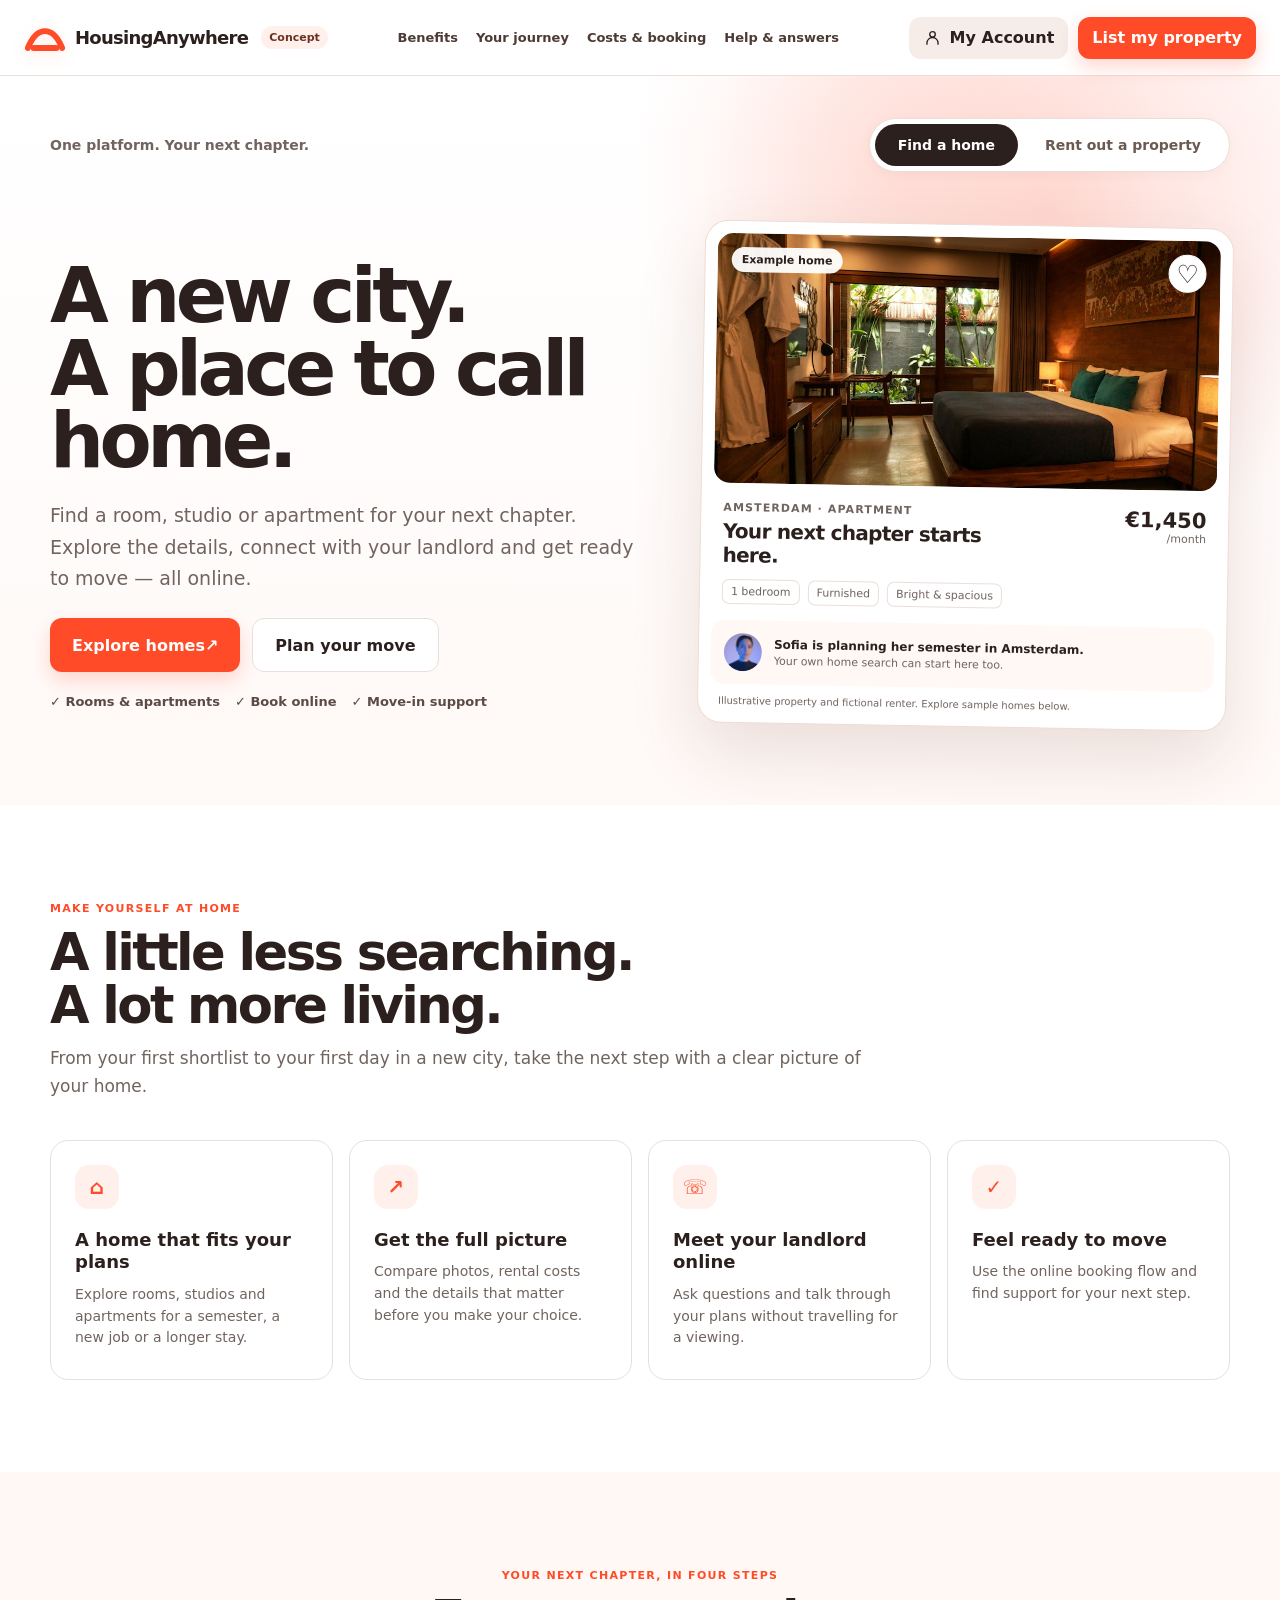
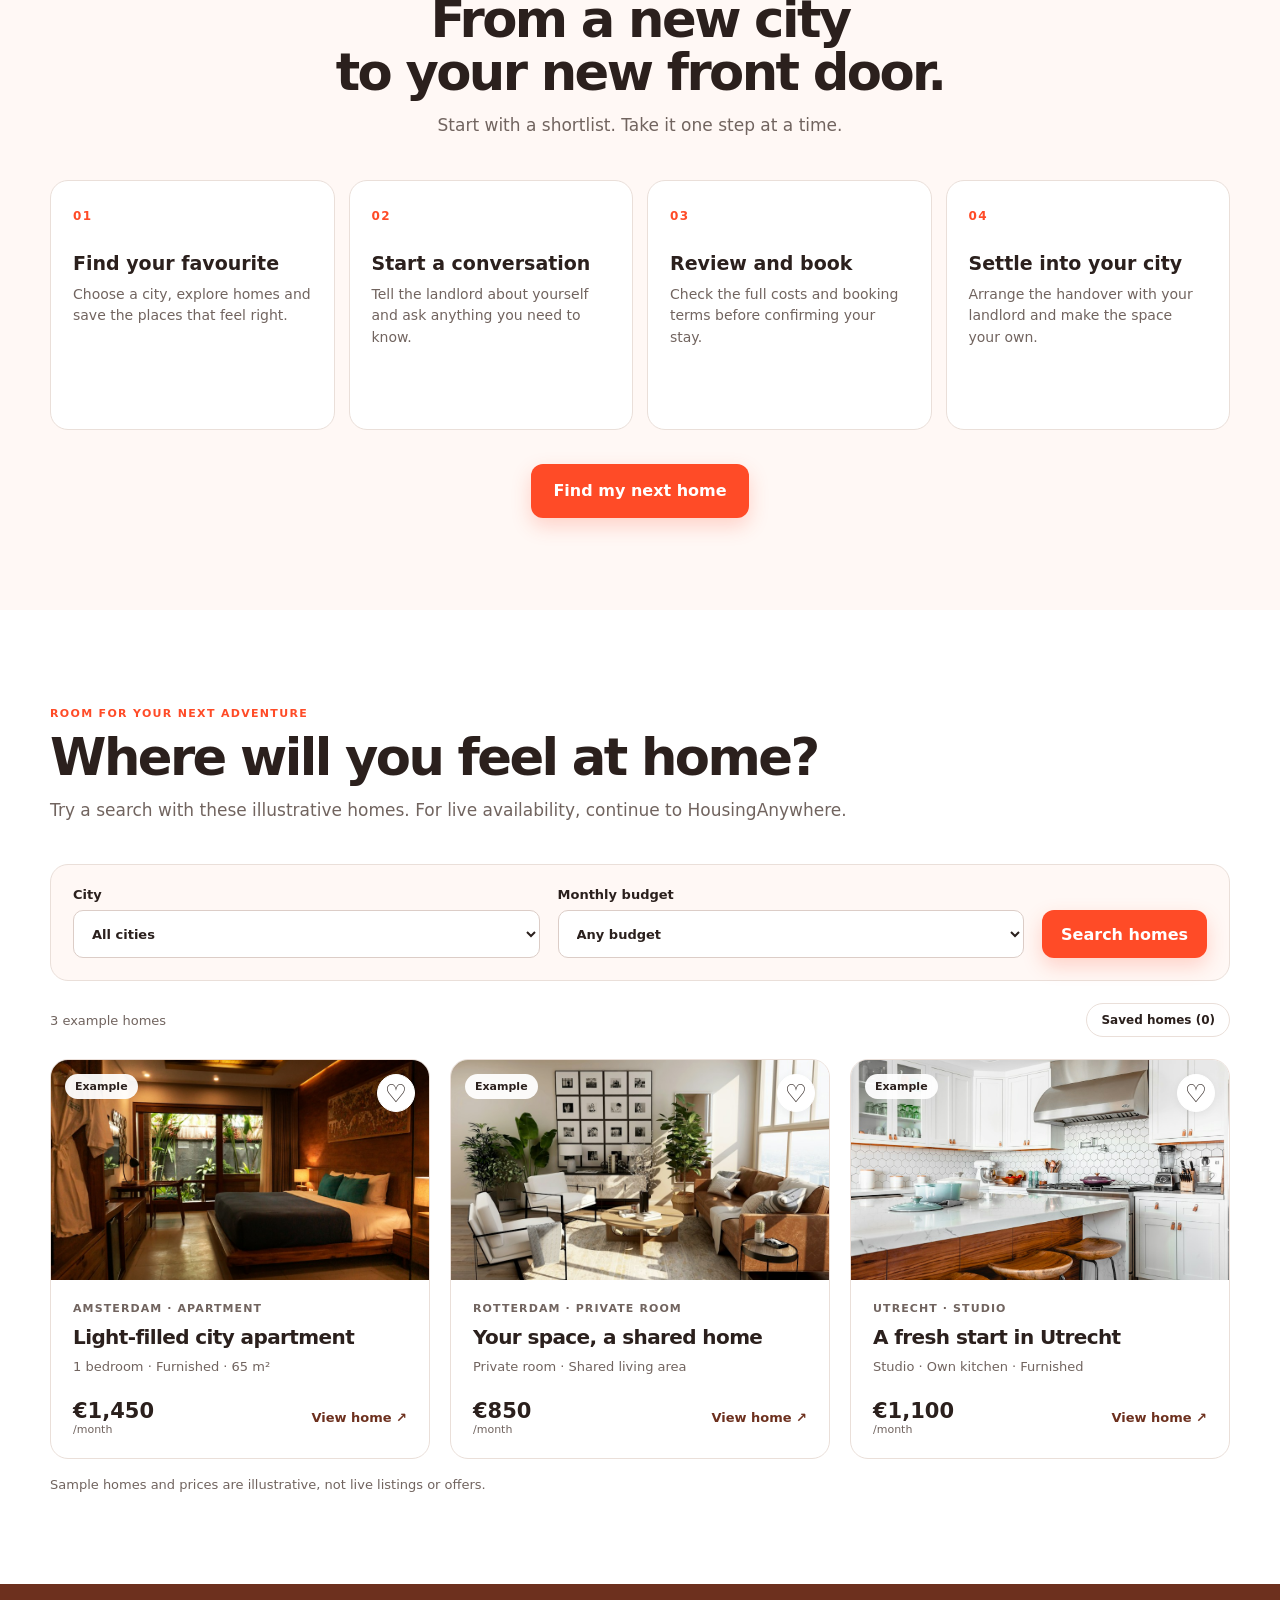
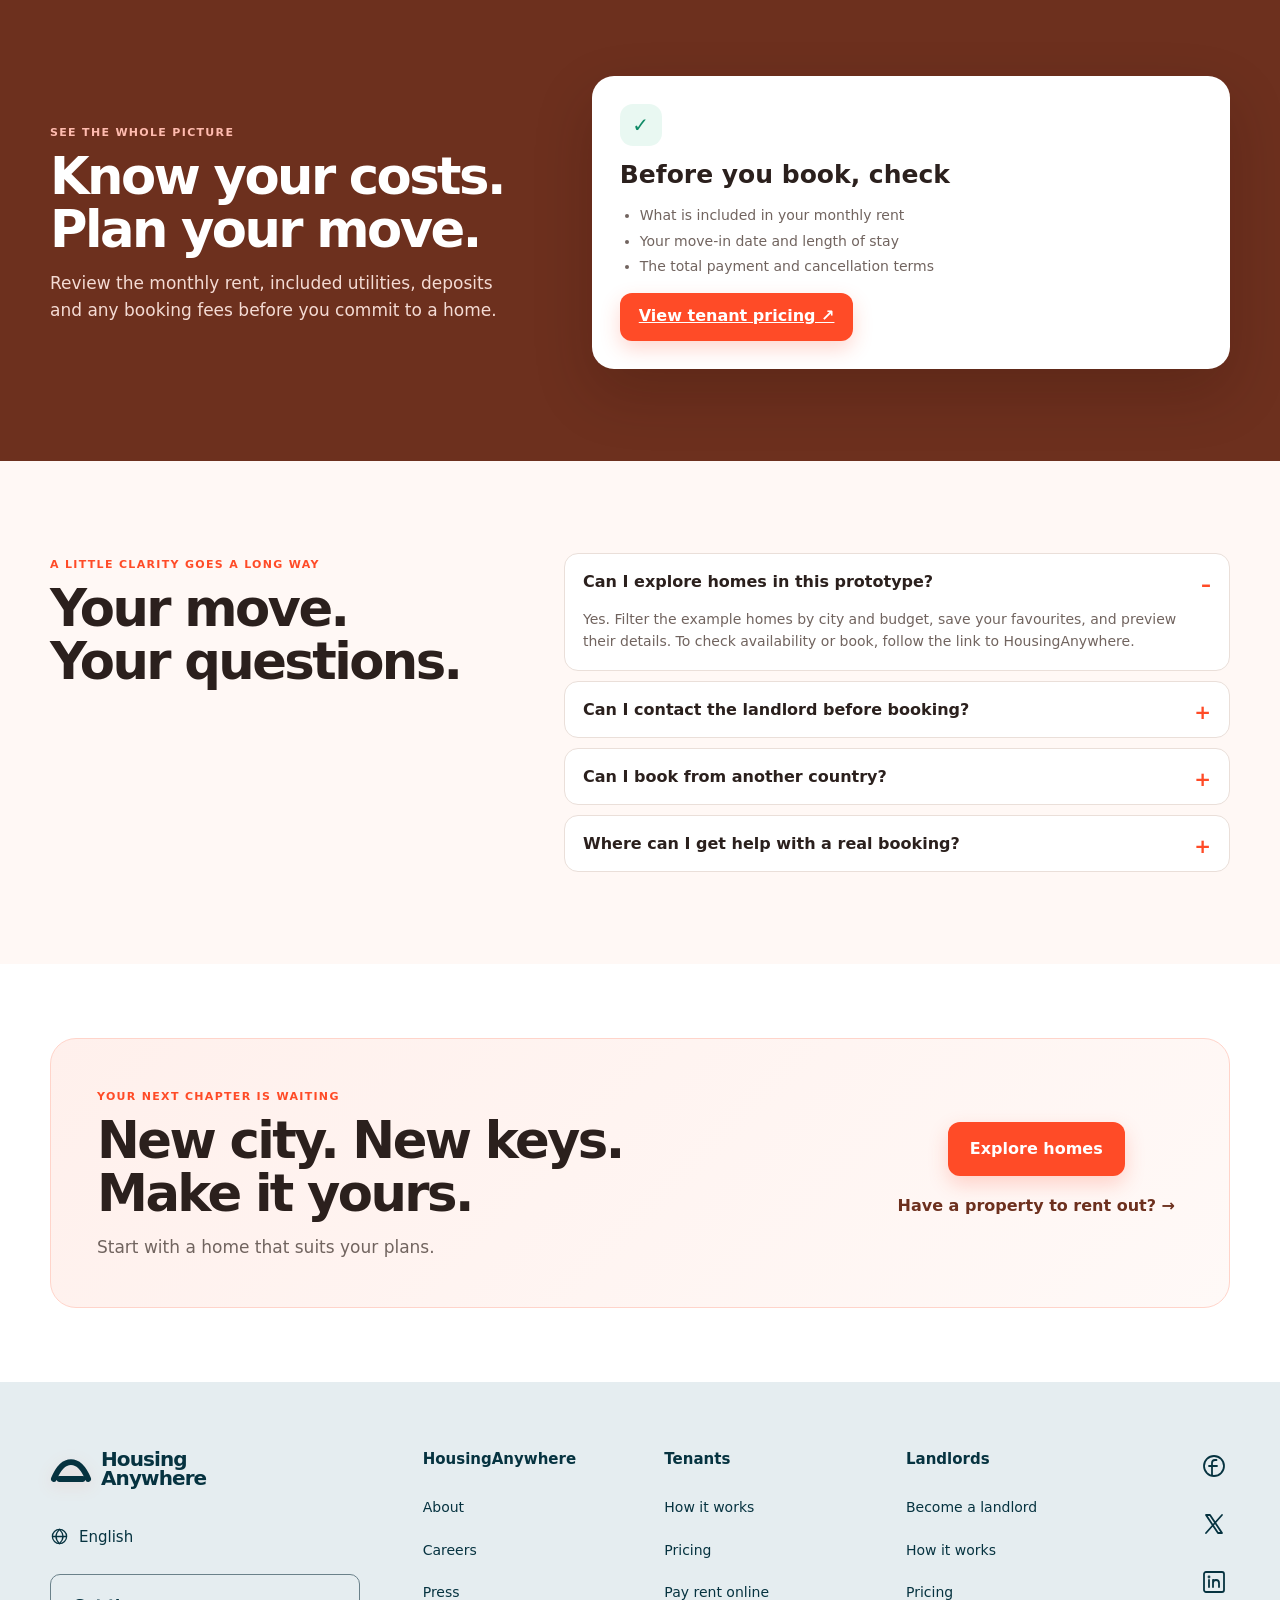
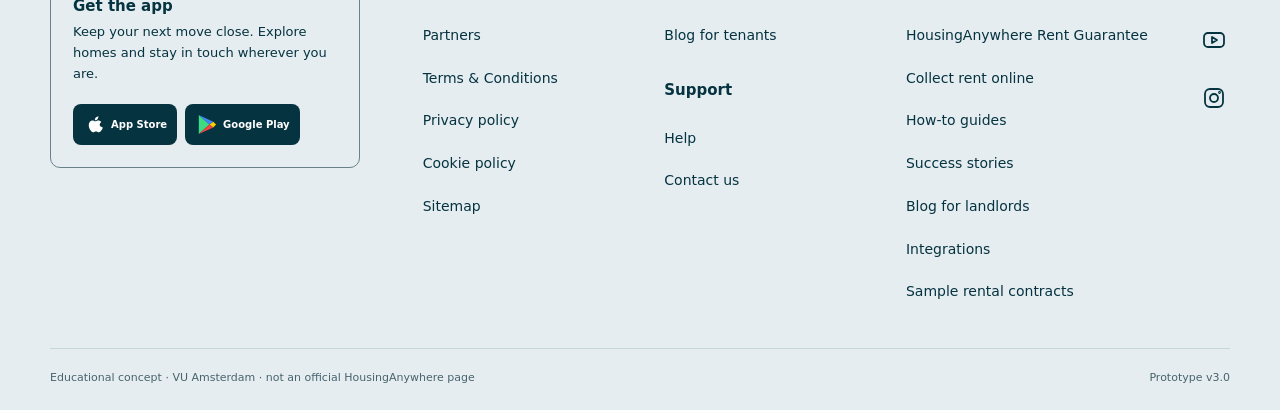
<file: index.html>
<!doctype html>
<html lang="en">
<head>
  <meta charset="utf-8" />
  <meta name="viewport" content="width=device-width, initial-scale=1" />
  <meta name="description" content="Find your next home or list your rental property with a guided HousingAnywhere concept experience." />
  <title>HousingAnywhere — Find a home. Rent out a property.</title>
  <link rel="stylesheet" href="styles.css?v=3.0" />
</head>
<body class="landing-page">
  <header class="landing-nav">
    <a class="brand" href="index.html" aria-label="HousingAnywhere prototype home">
      <span class="brand-mark" aria-hidden="true">
        <svg viewBox="0 0 44 40" role="img">
          <path d="M4 30.5c4.8-11.8 10.8-17.7 18-17.7s13.2 5.9 18 17.7" fill="none" stroke="currentColor" stroke-width="6.2" stroke-linecap="round"/>
          <path d="M10 30.5h24" fill="none" stroke="currentColor" stroke-width="6.2" stroke-linecap="round"/>
        </svg>
      </span>
      <span class="brand-name">HousingAnywhere</span>
      <span class="prototype-label">Concept</span>
    </a>
    <nav class="landing-links" aria-label="Main navigation">
      <a data-nav="benefits" href="#tenant-benefits">Benefits</a>
      <a data-nav="journey" href="#tenant-journey">Your journey</a>
      <a data-nav="costs" href="#tenant-costs">Costs &amp; booking</a>
      <a data-nav="faq" href="#tenant-faq">Help &amp; answers</a>
    </nav>
    <div class="landing-nav-actions">
      <button class="btn btn-secondary btn-small account-button" type="button" id="openAccount"><svg viewBox="0 0 24 24" aria-hidden="true"><circle cx="12" cy="8" r="3.5"/><path d="M5 21v-2a7 7 0 0 1 14 0v2"/></svg><span>My Account</span></button>
      <a class="btn btn-primary btn-small" href="onboarding.html">List my property</a>
    </div>
  </header>

  <main>
    <section class="landing-hero">
      <div class="landing-container audience-heading">
        <p>One platform. Your next chapter.</p>
        <div class="audience-switch" role="group" aria-label="Choose your journey">
          <button type="button" data-select-audience="tenant" aria-pressed="true">Find a home</button>
          <button type="button" data-select-audience="landlord" aria-pressed="false">Rent out a property</button>
        </div>
      </div>
      <div class="landing-container landing-hero-grid">
        <div class="landing-hero-copy" data-audience="landlord" hidden>
          <h1>Your rental property shouldn't become your second job.</h1>
          <p>Reach international students and professionals, screen applicants digitally, manage the booking online and keep the final tenant decision in your hands.</p>
          <div class="hero-cta-row">
            <a class="btn btn-primary btn-large" href="onboarding.html">List my property</a>
            <a class="btn btn-ghost btn-large" href="#how">See how it works</a>
          </div>
          <div class="landing-proof-row">
            <span>✓ Free to list</span>
            <span>✓ No physical viewings</span>
            <span>✓ Secure first payment</span>
          </div>
        </div>

        <div class="landlord-dashboard" data-audience="landlord" hidden aria-label="Illustrative landlord dashboard with sample renter profiles">
          <div class="dashboard-top">
            <div>
              <span class="dashboard-kicker">Your property</span>
              <strong>Amsterdam · 1-bedroom apartment</strong>
            </div>
            <span class="live-pill">Example</span>
          </div>
          <div class="dashboard-summary">
            <div><span>Availability</span><strong>1 Nov</strong></div>
            <div><span>Applicants</span><strong>3</strong></div>
            <div><span>Rent</span><strong>€1,450</strong></div>
          </div>
          <div class="candidate-card featured">
            <img class="candidate-avatar" src="assets/renter-sofia.jpg" alt="Illustrative portrait for sample renter Sofia" loading="lazy">
            <div class="candidate-copy">
              <strong>Sofia M.</strong>
              <span>Master's student · searching in Amsterdam</span>
              <div class="candidate-tags">
                <span>Verified ID</span>
                <span>Enrolment</span>
                <span>Income docs</span>
              </div>
            </div>
            <button class="candidate-button" type="button" data-review-profile>Review</button>
          </div>
          <div class="candidate-card muted-card">
            <img class="candidate-avatar" src="assets/renter-jonas.jpg" alt="Illustrative portrait for sample renter Jonas" loading="lazy">
            <div class="candidate-copy">
              <strong>Jonas B.</strong>
              <span>Young professional · searching in Amsterdam</span>
            </div>
            <span class="candidate-status">New</span>
          </div>
          <div class="control-banner">
            <strong>Alex (23) is looking for a home in Amsterdam.</strong>
            <span>Illustrative renter profile. Create your listing in minutes and be ready for your next booking.</span>
          </div>
          <p class="dashboard-note">Sofia, Jonas and Alex are fictional example profiles shown for this prototype.</p>
        </div>

        <div class="landing-hero-copy" data-audience="tenant">
          <h1>A new city.<br>A place to call home.</h1>
          <p>Find a room, studio or apartment for your next chapter. Explore the details, connect with your landlord and get ready to move — all online.</p>
          <div class="hero-cta-row">
            <a class="btn btn-primary btn-large" href="#tenant-homes">Explore homes <span aria-hidden="true">↗</span></a>
            <a class="btn btn-ghost btn-large" href="#tenant-journey">Plan your move</a>
          </div>
          <div class="landing-proof-row"><span>✓ Rooms &amp; apartments</span><span>✓ Book online</span><span>✓ Move-in support</span></div>
        </div>
        <div class="tenant-home-preview" data-audience="tenant">
          <div class="preview-image-wrap"><img src="assets/bedroom-example.jpg" alt="Bright bedroom with large windows and a comfortable double bed"><span class="home-example-pill">Example home</span><button class="save-home" type="button" data-save-home="amsterdam" aria-label="Save Amsterdam example home" aria-pressed="false">♡</button></div>
          <div class="preview-home-copy"><div><span class="dashboard-kicker">Amsterdam · Apartment</span><h2>Your next chapter starts here.</h2></div><strong>€1,450<small>/month</small></strong></div>
          <div class="preview-home-features"><span>1 bedroom</span><span>Furnished</span><span>Bright &amp; spacious</span></div>
          <div class="moving-story"><img src="assets/renter-sofia.jpg" alt="Illustrative portrait for sample tenant Sofia"><div><strong>Sofia is planning her semester in Amsterdam.</strong><span>Your own home search can start here too.</span></div></div>
          <p class="dashboard-note">Illustrative property and fictional renter. Explore sample homes below.</p>
        </div>
      </div>
    </section>

    <div data-audience="landlord" hidden>
    <section class="landing-section" id="why">
      <div class="landing-container">
        <div class="section-heading">
          <span class="eyebrow">A simpler way to list</span>
          <h2>Less admin. More confidence. You stay in control.</h2>
          <p>Reach international tenants without relying on repeated viewings and hours of manual screening.</p>
        </div>
        <div class="landing-card-grid">
          <article class="landing-card">
            <span class="landing-icon">↗</span>
            <h3>Reach tenants beyond your local network</h3>
            <p>Put your property in front of international students and professionals who are actively looking for mid-term housing.</p>
          </article>
          <article class="landing-card">
            <span class="landing-icon">✓</span>
            <h3>Screen before you decide</h3>
            <p>Review verified profiles and request supporting documents such as ID, income, employment or university enrolment.</p>
          </article>
          <article class="landing-card">
            <span class="landing-icon">⌂</span>
            <h3>Skip physical viewings</h3>
            <p>Use a transparent listing with strong photos and clear property information so tenants can decide remotely.</p>
          </article>
          <article class="landing-card">
            <span class="landing-icon">€</span>
            <h3>Keep payment on-platform</h3>
            <p>The first payment follows HousingAnywhere's secure booking flow and is released after the move-in protection period.</p>
          </article>
        </div>
      </div>
    </section>

    <section class="landing-section soft-section" id="how">
      <div class="landing-container">
        <div class="section-heading narrow">
          <span class="eyebrow">A simpler path to your first booking</span>
          <h2>From vacancy to published listing in one guided flow.</h2>
          <p>Set up your account, add the details that make your home stand out, and review everything before your listing goes live.</p>
        </div>
        <div class="journey-steps">
          <article class="journey-step">
            <span class="step-number">01</span>
            <h3>Show us how you rent</h3>
            <p>Create your account and tell us how you manage your rental property so we can set up your listing.</p>
          </article>
          <article class="journey-step">
            <span class="step-number">02</span>
            <h3>Verify once, digitally</h3>
            <p>Complete contact, identity and payout checks without waiting for a routine onboarding call.</p>
          </article>
          <article class="journey-step">
            <span class="step-number">03</span>
            <h3>Learn the platform rules</h3>
            <p>Understand on-platform communication, remote viewing, listing transparency and secure payout through short interactive guidance.</p>
          </article>
          <article class="journey-step">
            <span class="step-number">04</span>
            <h3>Build, review and publish</h3>
            <p>Add property details, media, pricing and tenant requirements. Automated readiness checks flag gaps before you publish.</p>
          </article>
        </div>
        <div class="center-cta">
          <a class="btn btn-primary btn-large" href="onboarding.html">Start your listing</a>
        </div>
      </div>
    </section>

    <section class="landing-section">
      <div class="landing-container control-grid">
        <div class="control-copy">
          <span class="eyebrow">Control without the busywork</span>
          <h2>Less paperwork. More room for the right tenant.</h2>
          <p>Keep applications, supporting documents and conversations together. You choose the rent, availability and requirements, then decide who gets to call your property home.</p>
          <div class="control-list">
            <div><span>✓</span><strong>You choose who to rent to</strong></div>
            <div><span>✓</span><strong>You decide what documents matter</strong></div>
            <div><span>✓</span><strong>You can ask for human support when needed</strong></div>
          </div>
        </div>
        <div class="decision-card">
          <div class="decision-top">
            <span>Applicant review</span>
            <span class="verified-pill">Verified</span>
          </div>
          <h3>Sofia M.</h3>
          <p>Master's student · 7 month stay</p>
          <dl class="decision-list">
            <div><dt>Verified identity</dt><dd>Ready</dd></div>
            <div><dt>University enrolment</dt><dd>Received</dd></div>
            <div><dt>Proof of income</dt><dd>Received</dd></div>
            <div><dt>Requested move-in</dt><dd>1 Nov</dd></div>
          </dl>
          <div class="decision-actions">
            <button class="btn btn-secondary" type="button" data-review-profile>View application</button>
            <a class="btn btn-primary" href="onboarding.html">Set up my listing</a>
          </div>
          <small>Prototype example — no tenant is accepted automatically.</small>
        </div>
      </div>
    </section>

    <section class="landing-section pricing-section" id="pricing">
      <div class="landing-container pricing-grid">
        <div class="pricing-copy">
          <span class="eyebrow">Clear from the start</span>
          <h2>Review your listing before it goes live.</h2>
          <p>Add the property details, costs and availability tenants need. At the final review, check the applicable booking terms before you publish.</p>
        </div>
        <div class="calculator-card listing-ready-card">
          <span class="listing-ready-icon" aria-hidden="true">✓</span>
          <h3>Your listing, ready to review</h3>
          <ul>
            <li>Property details and room photos</li>
            <li>Rent, other costs and available dates</li>
            <li>Tenant requirements and booking terms</li>
          </ul>
          <a class="btn btn-primary btn-large" href="onboarding.html">Start your listing</a>
        </div>
      </div>
    </section>

    <section class="landing-section rules-section">
      <div class="landing-container">
        <div class="section-heading narrow">
          <span class="eyebrow">Trust is designed into the journey</span>
          <h2>Four rules make remote renting work.</h2>
          <p>Clear communication, accurate photos and secure booking help everyone feel ready for the next step.</p>
        </div>
        <div class="rule-strip">
          <div><strong>01</strong><span>Keep communication and booking on-platform</span></div>
          <div><strong>02</strong><span>No physical viewings</span></div>
          <div><strong>03</strong><span>Listings must be transparent and accurate</span></div>
          <div><strong>04</strong><span>First payment follows the secure payout flow</span></div>
        </div>
      </div>
    </section>

    <section class="landing-section faq-section" id="faq">
      <div class="landing-container faq-grid">
        <div>
          <span class="eyebrow">Frequently asked questions</span>
          <h2>Know what happens before you start.</h2>
        </div>
        <div class="faq-list">
          <details open>
            <summary>When can I review the booking terms?</summary>
            <p>You can complete your listing and review the applicable booking terms before you publish.</p>
          </details>
          <details>
            <summary>Do I lose control over tenant selection?</summary>
            <p>No. Applications and documents are kept together, and you keep the final decision about who to rent to.</p>
          </details>
          <details>
            <summary>Do I need to arrange physical viewings?</summary>
            <p>No. HousingAnywhere is designed around remote booking, so transparent property information, photos and videos support the tenant's decision.</p>
          </details>
          <details>
            <summary>When is the first rent paid out?</summary>
            <p>The first rental payment is held through the secure booking flow and is normally released to the landlord 48 hours after successful move-in.</p>
          </details>
        </div>
      </div>
    </section>

    <section class="final-cta-section">
      <div class="landing-container final-cta-card">
        <div>
          <span class="eyebrow">Your property. Your decision. Less admin.</span>
          <h2>Turn your next vacancy into a digital booking.</h2>
          <p>Start with a guided account setup and create a clear listing for your property.</p>
        </div>
        <div class="final-cta-actions">
          <a class="btn btn-primary btn-large" href="onboarding.html">List my property</a>
          <span>Free to list · keep the final decision in your hands</span>
        </div>
      </div>
    </section>

    </div>
    <div data-audience="tenant">
      <section class="landing-section" id="tenant-benefits">
        <div class="landing-container">
          <div class="section-heading"><span class="eyebrow">Make yourself at home</span><h2>A little less searching.<br>A lot more living.</h2><p>From your first shortlist to your first day in a new city, take the next step with a clear picture of your home.</p></div>
          <div class="landing-card-grid">
            <article class="landing-card"><span class="landing-icon" aria-hidden="true">⌂</span><h3>A home that fits your plans</h3><p>Explore rooms, studios and apartments for a semester, a new job or a longer stay.</p></article>
            <article class="landing-card"><span class="landing-icon" aria-hidden="true">↗</span><h3>Get the full picture</h3><p>Compare photos, rental costs and the details that matter before you make your choice.</p></article>
            <article class="landing-card"><span class="landing-icon" aria-hidden="true">☏</span><h3>Meet your landlord online</h3><p>Ask questions and talk through your plans without travelling for a viewing.</p></article>
            <article class="landing-card"><span class="landing-icon" aria-hidden="true">✓</span><h3>Feel ready to move</h3><p>Use the online booking flow and find support for your next step.</p></article>
          </div>
        </div>
      </section>
      <section class="landing-section soft-section" id="tenant-journey">
        <div class="landing-container">
          <div class="section-heading narrow"><span class="eyebrow">Your next chapter, in four steps</span><h2>From a new city<br>to your new front door.</h2><p>Start with a shortlist. Take it one step at a time.</p></div>
          <div class="journey-steps">
            <article class="journey-step"><span class="step-number">01</span><h3>Find your favourite</h3><p>Choose a city, explore homes and save the places that feel right.</p></article>
            <article class="journey-step"><span class="step-number">02</span><h3>Start a conversation</h3><p>Tell the landlord about yourself and ask anything you need to know.</p></article>
            <article class="journey-step"><span class="step-number">03</span><h3>Review and book</h3><p>Check the full costs and booking terms before confirming your stay.</p></article>
            <article class="journey-step"><span class="step-number">04</span><h3>Settle into your city</h3><p>Arrange the handover with your landlord and make the space your own.</p></article>
          </div>
          <div class="center-cta"><a class="btn btn-primary btn-large" href="#tenant-homes">Find my next home</a></div>
        </div>
      </section>
      <section class="landing-section" id="tenant-homes">
        <div class="landing-container">
          <div class="section-heading"><span class="eyebrow">Room for your next adventure</span><h2>Where will you feel at home?</h2><p>Try a search with these illustrative homes. For live availability, continue to HousingAnywhere.</p></div>
          <form class="home-search" id="homeSearch">
            <label for="searchCity">City<select id="searchCity"><option value="all">All cities</option><option>Amsterdam</option><option>Rotterdam</option><option>Utrecht</option></select></label>
            <label for="searchBudget">Monthly budget<select id="searchBudget"><option value="all">Any budget</option><option value="1000">Up to €1,000</option><option value="1500">Up to €1,500</option><option value="2000">Up to €2,000</option></select></label>
            <button class="btn btn-primary" type="submit">Search homes</button>
          </form>
          <div class="homes-result-bar"><p class="homes-result-count" id="homesResultCount" role="status">3 example homes</p><button class="saved-filter" id="savedFilter" type="button" aria-pressed="false">Saved homes (0)</button></div>
          <div class="homes-grid" id="homesGrid">
            <article class="home-card" data-home="amsterdam" data-city="Amsterdam" data-rent="1450"><div class="home-card-image"><img src="assets/bedroom-example.jpg" alt="Sunlit double bedroom in the Amsterdam example apartment" loading="lazy"><button class="save-home" type="button" data-save-home="amsterdam" aria-label="Save Amsterdam example home" aria-pressed="false">♡</button><span class="home-example-pill">Example</span></div><div class="home-card-copy"><span class="dashboard-kicker">Amsterdam · Apartment</span><h3>Light-filled city apartment</h3><p>1 bedroom · Furnished · 65 m²</p><div class="home-card-bottom"><strong>€1,450<small>/month</small></strong><button type="button" class="home-details-link" data-view-home="amsterdam">View home ↗</button></div></div></article>
            <article class="home-card" data-home="rotterdam" data-city="Rotterdam" data-rent="850"><div class="home-card-image"><img src="assets/living-room-example.jpg" alt="Comfortable shared living room in the Rotterdam example home" loading="lazy"><button class="save-home" type="button" data-save-home="rotterdam" aria-label="Save Rotterdam example home" aria-pressed="false">♡</button><span class="home-example-pill">Example</span></div><div class="home-card-copy"><span class="dashboard-kicker">Rotterdam · Private room</span><h3>Your space, a shared home</h3><p>Private room · Shared living area</p><div class="home-card-bottom"><strong>€850<small>/month</small></strong><button type="button" class="home-details-link" data-view-home="rotterdam">View home ↗</button></div></div></article>
            <article class="home-card" data-home="utrecht" data-city="Utrecht" data-rent="1100"><div class="home-card-image"><img src="assets/kitchen-v3.jpg" alt="Modern white kitchen with breakfast bar in the Utrecht example studio" loading="lazy"><button class="save-home" type="button" data-save-home="utrecht" aria-label="Save Utrecht example home" aria-pressed="false">♡</button><span class="home-example-pill">Example</span></div><div class="home-card-copy"><span class="dashboard-kicker">Utrecht · Studio</span><h3>A fresh start in Utrecht</h3><p>Studio · Own kitchen · Furnished</p><div class="home-card-bottom"><strong>€1,100<small>/month</small></strong><button type="button" class="home-details-link" data-view-home="utrecht">View home ↗</button></div></div></article>
          </div>
          <div class="homes-empty" id="homesEmpty" hidden><h3>A little more room in your search?</h3><p>No example homes match these filters. Try another city or budget.</p><button class="btn btn-secondary" type="button" id="resetSearch">Reset search</button></div>
          <p class="sample-note">Sample homes and prices are illustrative, not live listings or offers.</p>
        </div>
      </section>
      <section class="landing-section pricing-section" id="tenant-costs"><div class="landing-container pricing-grid"><div class="pricing-copy"><span class="eyebrow">See the whole picture</span><h2>Know your costs.<br>Plan your move.</h2><p>Review the monthly rent, included utilities, deposits and any booking fees before you commit to a home.</p></div><div class="calculator-card listing-ready-card"><span class="listing-ready-icon" aria-hidden="true">✓</span><h3>Before you book, check</h3><ul><li>What is included in your monthly rent</li><li>Your move-in date and length of stay</li><li>The total payment and cancellation terms</li></ul><a class="btn btn-primary" href="https://housinganywhere.com/pricing/tenants" target="_blank" rel="noopener noreferrer">View tenant pricing ↗</a></div></div></section>
      <section class="landing-section faq-section" id="tenant-faq"><div class="landing-container faq-grid"><div><span class="eyebrow">A little clarity goes a long way</span><h2>Your move.<br>Your questions.</h2></div><div class="faq-list"><details open><summary>Can I explore homes in this prototype?</summary><p>Yes. Filter the example homes by city and budget, save your favourites, and preview their details. To check availability or book, follow the link to HousingAnywhere.</p></details><details><summary>Can I contact the landlord before booking?</summary><p>On HousingAnywhere, you can message the landlord to ask about the home and share your plans before making a booking.</p></details><details><summary>Can I book from another country?</summary><p>The platform is designed for online renting. Photos, descriptions and conversations with the landlord help you choose remotely.</p></details><details><summary>Where can I get help with a real booking?</summary><p>Visit the <a href="https://answers.housinganywhere.com/en/" target="_blank" rel="noopener noreferrer">HousingAnywhere Help Centre</a> for support with an account, a booking or your move.</p></details></div></div></section>
      <section class="final-cta-section"><div class="landing-container final-cta-card"><div><span class="eyebrow">Your next chapter is waiting</span><h2>New city. New keys.<br>Make it yours.</h2><p>Start with a home that suits your plans.</p></div><div class="final-cta-actions"><a class="btn btn-primary btn-large" href="#tenant-homes">Explore homes</a><button class="text-button" type="button" data-select-audience="landlord" data-scroll-top>Have a property to rent out? →</button></div></div></section>
    </div>
  </main>

  <footer class="landing-footer" id="site-footer">
    <div class="landing-container footer-grid">
      <div class="footer-intro"><a class="brand footer-brand" href="index.html" aria-label="HousingAnywhere concept home"><span class="brand-mark" aria-hidden="true"><svg viewBox="0 0 44 40"><path d="M4 30.5c4.8-11.8 10.8-17.7 18-17.7s13.2 5.9 18 17.7M10 30.5h24" fill="none" stroke="currentColor" stroke-width="6.2" stroke-linecap="round"/></svg></span><span class="brand-name">Housing<br>Anywhere</span></a><div class="footer-language"><svg viewBox="0 0 24 24" aria-hidden="true"><circle cx="12" cy="12" r="9"/><path d="M3 12h18M12 3c-6 6-6 12 0 18 6-6 6-12 0-18Z"/></svg><span>English</span></div><div class="footer-app"><h3>Get the app</h3><p>Keep your next move close. Explore homes and stay in touch wherever you are.</p><div class="app-store-links"><a href="https://apps.apple.com/us/app/housinganywhere/id6738123016" target="_blank" rel="noopener noreferrer" aria-label="Get HousingAnywhere on the App Store"><svg viewBox="0 0 24 24" aria-hidden="true"><path fill="currentColor" d="M17.4 12.5c0-2 1.6-3 1.7-3.1-.9-1.3-2.4-1.5-3-1.5-1.3-.1-2.6.8-3.2.8-.7 0-1.8-.8-2.9-.8C7.8 7.9 6 9.6 6 12.7c0 1.8.7 3.7 1.6 5 .8 1.2 1.7 2.5 2.9 2.4 1.2 0 1.6-.8 3.1-.8 1.4 0 1.8.8 3.1.8 1.2 0 2-1.1 2.8-2.3.9-1.3 1.2-2.6 1.2-2.7-.1 0-3.3-1.1-3.3-2.6ZM15.1 6.4c.7-.8 1.1-1.9 1-3-.9.1-2 .6-2.7 1.4-.6.7-1.2 1.8-1 2.8 1 .1 2-.5 2.7-1.2Z"/></svg><span>App Store</span></a><a href="https://play.google.com/store/apps/details?id=com.housinganywhere.app" target="_blank" rel="noopener noreferrer" aria-label="Get HousingAnywhere on Google Play"><svg viewBox="0 0 24 24" aria-hidden="true"><path fill="#3ddc84" d="M4 2v20l11-10Z"/><path fill="#ffce00" d="m15 12 4-3 3 3-3 3Z"/><path fill="#4285f4" d="m4 2 15 7-4 3Z"/><path fill="#ef4444" d="m4 22 15-7-4-3Z"/></svg><span>Google Play</span></a></div></div></div>
      <nav class="footer-column" aria-label="About HousingAnywhere"><h3>HousingAnywhere</h3><ul><li><a href="https://housinganywhere.com/about" target="_blank" rel="noopener noreferrer">About</a></li><li><a href="https://housinganywhere.com/careers" target="_blank" rel="noopener noreferrer">Careers</a></li><li><a href="https://housinganywhere.com/press-releases" target="_blank" rel="noopener noreferrer">Press</a></li><li><a href="https://info.housinganywhere.com/partners" target="_blank" rel="noopener noreferrer">Partners</a></li><li><a href="https://housinganywhere.com/terms" target="_blank" rel="noopener noreferrer">Terms & Conditions</a></li><li><a href="https://housinganywhere.com/privacy-policy" target="_blank" rel="noopener noreferrer">Privacy policy</a></li><li><a href="https://housinganywhere.com/cookie-policy" target="_blank" rel="noopener noreferrer">Cookie policy</a></li><li><a href="https://housinganywhere.com/sitemap" target="_blank" rel="noopener noreferrer">Sitemap</a></li></ul></nav>
      <div class="footer-column"><nav aria-label="Tenant resources"><h3>Tenants</h3><ul><li><a href="https://housinganywhere.com/renting" target="_blank" rel="noopener noreferrer">How it works</a></li><li><a href="https://housinganywhere.com/pricing/tenants" target="_blank" rel="noopener noreferrer">Pricing</a></li><li><a href="https://housinganywhere.com/online-rent-payment" target="_blank" rel="noopener noreferrer">Pay rent online</a></li><li><a href="https://housinganywhere.com/blog/tenants" target="_blank" rel="noopener noreferrer">Blog for tenants</a></li></ul></nav><nav class="footer-support" aria-label="Support"><h3>Support</h3><ul><li><a href="https://answers.housinganywhere.com/en/" target="_blank" rel="noopener noreferrer">Help</a></li><li><a href="https://housinganywhere.com/contact" target="_blank" rel="noopener noreferrer">Contact us</a></li></ul></nav></div>
      <nav class="footer-column" aria-label="Landlord resources"><h3>Landlords</h3><ul><li><button class="footer-link" type="button" data-select-audience="landlord" data-scroll-top>Become a landlord</button></li><li><a href="https://housinganywhere.com/renting-out" target="_blank" rel="noopener noreferrer">How it works</a></li><li><a href="https://housinganywhere.com/pricing/landlords" target="_blank" rel="noopener noreferrer">Pricing</a></li><li><a href="https://housinganywhere.com/rent-guarantee-for-landlords" target="_blank" rel="noopener noreferrer">HousingAnywhere Rent Guarantee</a></li><li><a href="https://housinganywhere.com/online-rent-collection" target="_blank" rel="noopener noreferrer">Collect rent online</a></li><li><a href="https://housinganywhere.com/help-center" target="_blank" rel="noopener noreferrer">How-to guides</a></li><li><a href="https://housinganywhere.com/blog/landlords/United-Kingdom" target="_blank" rel="noopener noreferrer">Success stories</a></li><li><a href="https://housinganywhere.com/blog/landlords/United-Kingdom" target="_blank" rel="noopener noreferrer">Blog for landlords</a></li><li><a href="https://housinganywhere.com/integrations" target="_blank" rel="noopener noreferrer">Integrations</a></li><li><a href="https://housinganywhere.com/legal" target="_blank" rel="noopener noreferrer">Sample rental contracts</a></li></ul></nav>
      <nav class="footer-socials" aria-label="Social media"><a href="https://www.facebook.com/HousingAnywherecom" target="_blank" rel="noopener noreferrer" aria-label="HousingAnywhere on Facebook"><svg viewBox="0 0 24 24" aria-hidden="true"><circle cx="12" cy="12" r="10"/><path d="M14.5 6H13a3 3 0 0 0-3 3v12m-3-9h8"/></svg></a><a href="https://twitter.com/HousingAnywhere" target="_blank" rel="noopener noreferrer" aria-label="HousingAnywhere on X"><svg viewBox="0 0 24 24" aria-hidden="true"><path d="M4 3h4l12 18h-4L4 3Zm16 0L4 21"/></svg></a><a href="https://linkedin.com/company/housinganywhere" target="_blank" rel="noopener noreferrer" aria-label="HousingAnywhere on LinkedIn"><svg viewBox="0 0 24 24" aria-hidden="true"><rect x="2" y="2" width="20" height="20" rx="2"/><path d="M7 10v7m4 0v-7m0 3c0-4 6-4 6 0v4"/><circle cx="7" cy="7" r=".5"/></svg></a><a href="https://www.youtube.com/user/HousingAnywhere" target="_blank" rel="noopener noreferrer" aria-label="HousingAnywhere on YouTube"><svg viewBox="0 0 24 24" aria-hidden="true"><rect x="2" y="5" width="20" height="14" rx="4"/><path d="m10 9 5 3-5 3Z"/></svg></a><a href="https://www.instagram.com/housinganywhere" target="_blank" rel="noopener noreferrer" aria-label="HousingAnywhere on Instagram"><svg viewBox="0 0 24 24" aria-hidden="true"><rect x="3" y="3" width="18" height="18" rx="5"/><circle cx="12" cy="12" r="4"/><circle cx="17.5" cy="6.5" r=".5"/></svg></a></nav>
    </div>
    <div class="landing-container footer-bottom"><span>Educational concept · VU Amsterdam · not an official HousingAnywhere page</span><span>Prototype v3.0</span></div>
  </footer>
  <dialog class="site-dialog" id="accountDialog" aria-labelledby="accountTitle"><button class="dialog-close" type="button" data-close-dialog aria-label="Close My Account">×</button><span class="eyebrow">My Account</span><h2 id="accountTitle">Your next chapter,<br>all in one place.</h2><p id="accountGreeting">Pick up your search or continue your listing.</p><div class="account-options"><button type="button" class="account-option" id="accountHomes"><span aria-hidden="true">⌂</span><div><strong>My home search</strong><small id="savedHomesSummary">Explore homes and save your favourites</small></div><span aria-hidden="true">→</span></button><a class="account-option" href="onboarding.html"><span aria-hidden="true">↗</span><div><strong id="listingAccountLabel">Create my listing</strong><small id="listingAccountSummary">Start your guided property journey</small></div><span aria-hidden="true">→</span></a></div><a class="btn btn-primary account-login" href="https://housinganywhere.com/oauth/signin?target=tenant" target="_blank" rel="noopener noreferrer">Log in on HousingAnywhere ↗</a><p class="dialog-note">Listing progress and favourite example homes are saved on this device. Live accounts and bookings are on HousingAnywhere.</p></dialog>
  <dialog class="site-dialog home-dialog" id="homeDialog" aria-labelledby="homeDialogTitle"><button class="dialog-close" type="button" data-close-dialog aria-label="Close home preview">×</button><span class="eyebrow">Example home</span><h2 id="homeDialogTitle"></h2><p id="homeDialogSummary"></p><div class="home-dialog-images" id="homeDialogImages"></div><p id="homeDialogFeatures"></p><a class="btn btn-primary" id="realHomesLink" target="_blank" rel="noopener noreferrer">Search live homes ↗</a><p class="dialog-note">Photos, details and prices illustrate the experience. This example cannot be booked.</p></dialog>
  <dialog class="site-dialog" id="profileDialog" aria-labelledby="profileTitle"><button class="dialog-close" type="button" data-close-dialog aria-label="Close sample application">×</button><span class="eyebrow">Example application</span><div class="sample-profile-heading"><img src="assets/renter-sofia.jpg" alt="Illustrative portrait for sample renter Sofia"><div><h2 id="profileTitle">Meet Sofia.</h2><p>Master's student · 7-month stay</p></div></div><dl class="decision-list"><div><dt>Looking for</dt><dd>Apartment in Amsterdam</dd></div><div><dt>Requested move-in</dt><dd>1 November</dd></div><div><dt>Identity &amp; enrolment</dt><dd>Example documents ready</dd></div></dl><p>A clear profile and supporting documents help you get to know an applicant before deciding.</p><a class="btn btn-primary" href="onboarding.html">Create my listing</a><p class="dialog-note">Sofia is a fictional profile. No application is submitted or accepted in this preview.</p></dialog>

  <script src="landing.js?v=3.0"></script>
</body>
</html>
</file>
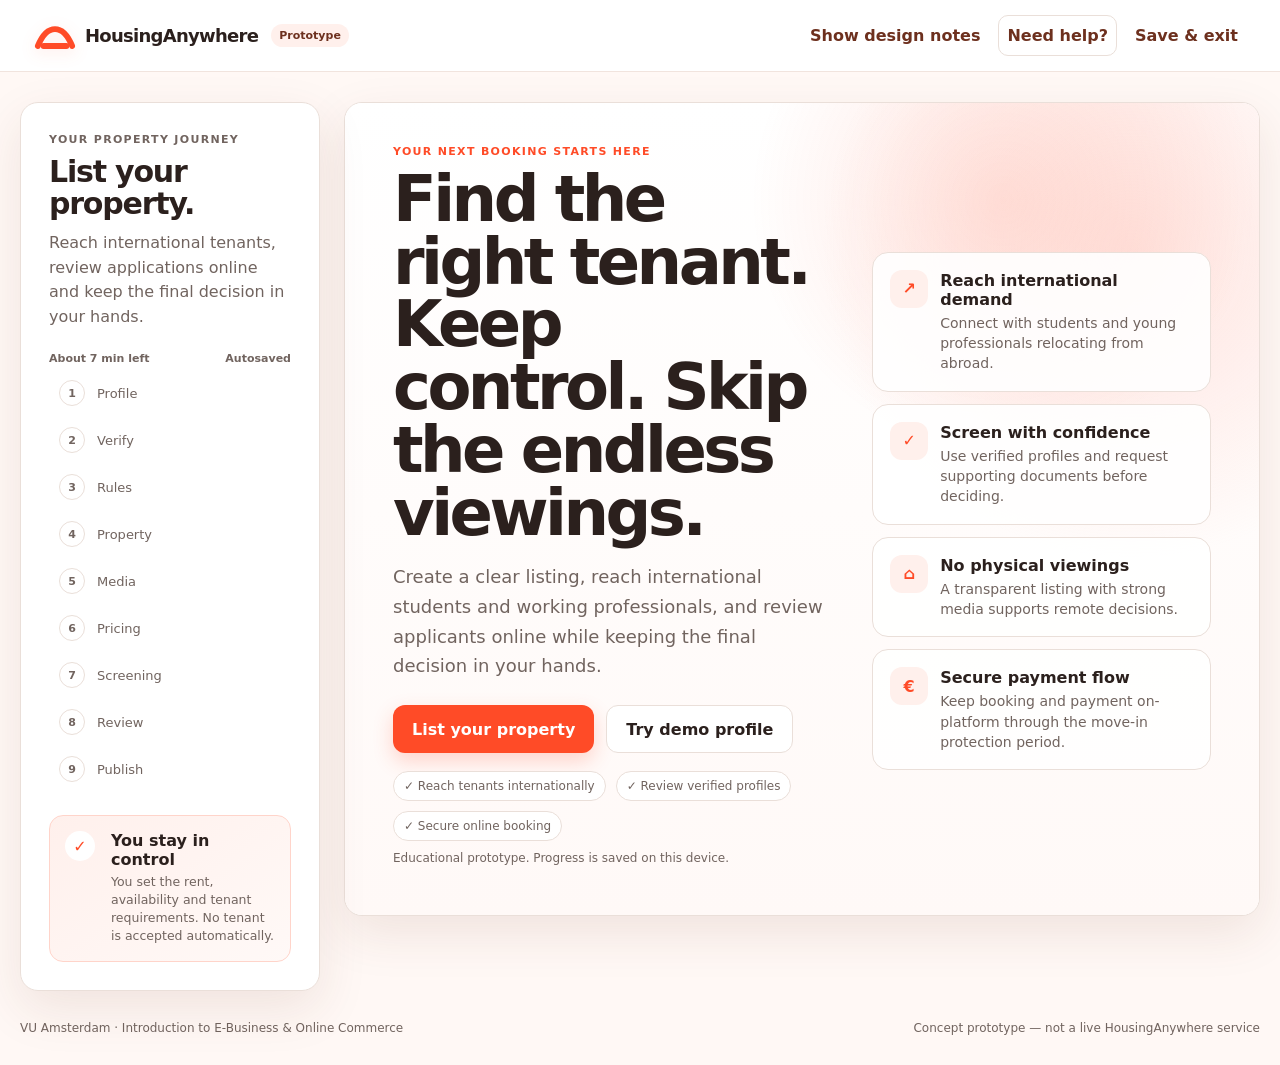
<file: onboarding.html>
<!doctype html>
<html lang="en">
<head>
  <meta charset="utf-8" />
  <meta name="viewport" content="width=device-width, initial-scale=1" />
  <meta name="description" content="HousingAnywhere landlord account creation and guided property listing prototype." />
  <title>HousingAnywhere — Your listing journey</title>
  <link rel="stylesheet" href="styles.css?v=3.0" />
</head>
<body>
  <header class="topbar">
    <a class="brand" href="index.html" aria-label="HousingAnywhere prototype home">
      <span class="brand-mark" aria-hidden="true">
        <svg viewBox="0 0 44 40" role="img">
          <path d="M4 30.5c4.8-11.8 10.8-17.7 18-17.7s13.2 5.9 18 17.7" fill="none" stroke="currentColor" stroke-width="6.2" stroke-linecap="round"/>
          <path d="M10 30.5h24" fill="none" stroke="currentColor" stroke-width="6.2" stroke-linecap="round"/>
        </svg>
      </span>
      <span class="brand-name">HousingAnywhere</span>
      <span class="prototype-label">Prototype</span>
    </a>

    <div class="top-actions">
      <button class="text-button" id="notesBtn" type="button" aria-pressed="false">Show design notes</button>
      <button class="help-button" id="helpBtn" type="button">Need help?</button>
      <button class="text-button" id="saveExitBtn" type="button">Save & exit</button>
    </div>
  </header>

  <main class="shell">
    <aside class="sidebar" aria-label="Onboarding progress">
      <div class="sidebar-copy">
        <p class="eyebrow">Your property journey</p>
        <h1>List your property.</h1>
        <p>Reach international tenants, review applications online and keep the final decision in your hands.</p>
      </div>

      <div class="progress-meta">
        <span id="progressMeta">About 7 minutes</span>
        <span>Autosaved</span>
      </div>

      <ol id="progressList" class="progress-list"></ol>

      <div class="trust-card">
        <div class="trust-icon">✓</div>
        <div>
          <strong>You stay in control</strong>
          <p>You set the rent, availability and tenant requirements. No tenant is accepted automatically.</p>
        </div>
      </div>
    </aside>

    <section class="content-panel" aria-live="polite">
      <div class="mobile-progress">
        <div>
          <span id="mobileStepLabel">Step 1 of 9</span>
          <span id="mobileStepName">Account</span>
        </div>
        <div class="mobile-progress-track"><span id="mobileProgressBar"></span></div>
      </div>

      <div id="app"></div>
    </section>
  </main>

  <footer>
    <span>VU Amsterdam · Introduction to E-Business & Online Commerce</span>
    <span>Concept prototype — not a live HousingAnywhere service</span>
  </footer>

  <div class="toast" id="toast" role="status" aria-live="polite"></div>

  <dialog id="helpDialog">
    <button class="dialog-close" id="closeHelpBtn" aria-label="Close">×</button>
    <p class="eyebrow">Low-touch, not no-touch</p>
    <h2>Need a hand?</h2>
    <p>This prototype keeps routine onboarding self-service. Human support is available when something is unclear or an exception needs review.</p>
    <button class="btn btn-primary" id="closeHelpPrimary" type="button">Continue onboarding</button>
  </dialog>

  <script src="app.js?v=3.0"></script>
</body>
</html>
</file>
<file: styles.css>
:root{
  --ha-blue:#FF4B27;
  --ha-blue-2:#FF6B4D;
  --ha-blue-dark:#6D301E;
  --ha-blue-soft:#FFF0EC;
  --ha-cyan:#FFBBAF;
  --ink:#2B201D;
  --muted:#71645F;
  --line:#EADFD9;
  --panel:#ffffff;
  --bg:#FFF8F5;
  --success:#0f8a66;
  --success-soft:#e9f8f2;
  --warning:#9a5f00;
  --warning-soft:#fff6e5;
  --danger:#b42318;
  --danger-soft:#fff0ee;
  --note:#6d4aff;
  --note-soft:#f2efff;
  --radius:18px;
  --shadow:0 18px 50px rgba(109,48,30,.10)
}
*{box-sizing:border-box}
html{scroll-behavior:smooth}
body{margin:0;min-height:100vh;background:var(--bg);color:var(--ink);font-family:Inter,ui-sans-serif,system-ui,-apple-system,BlinkMacSystemFont,"Segoe UI",sans-serif}
button,input,select,textarea{font:inherit}
button{cursor:pointer}
a{color:inherit}
.topbar{height:72px;display:flex;align-items:center;justify-content:space-between;gap:20px;padding:0 34px;background:#fff;border-bottom:1px solid var(--line);position:sticky;top:0;z-index:30}
.brand{display:inline-flex;align-items:center;gap:9px;text-decoration:none;font-weight:850;color:var(--ink)}
.brand-mark{width:42px;height:38px;display:grid;place-items:center;color:var(--ha-blue)}
.brand-mark svg{width:42px;height:38px;display:block}
.brand-name{font-size:18px;letter-spacing:-.04em;font-weight:900;color:#2B201D}
.prototype-label{font-size:11px;padding:5px 8px;border-radius:999px;background:#FFF0EC;color:#6D301E;font-weight:800;margin-left:4px}
.top-actions{display:flex;align-items:center;gap:10px}
.text-button,.help-button{border:0;background:transparent;color:var(--ha-blue-dark);font-weight:750;padding:10px 8px;border-radius:10px}
.text-button:hover,.help-button:hover{background:#FFF5F1}
.help-button{border:1px solid var(--line);background:#fff}
.shell{width:min(1240px,calc(100% - 40px));margin:30px auto;display:grid;grid-template-columns:300px minmax(0,1fr);gap:24px;align-items:start}
.sidebar{position:sticky;top:98px;background:#fff;border:1px solid var(--line);border-radius:var(--radius);box-shadow:var(--shadow);padding:28px}
.sidebar-copy h1{font-size:30px;line-height:1.08;letter-spacing:-.04em;margin:8px 0 10px}
.sidebar-copy p{color:var(--muted);line-height:1.55;margin:0}
.eyebrow{text-transform:uppercase;font-size:11px;letter-spacing:.12em;font-weight:900;color:var(--ha-blue)}
.progress-meta{display:flex;justify-content:space-between;gap:12px;margin:22px 0 6px;color:var(--muted);font-size:11px;font-weight:700}
.progress-list{list-style:none;padding:0;margin:0 0 24px;display:grid;gap:3px}
.progress-item{display:grid;grid-template-columns:28px 1fr;gap:10px;align-items:center;padding:9px 10px;border-radius:11px;color:var(--muted);font-size:13px}
.progress-item .dot{width:26px;height:26px;border-radius:50%;display:grid;place-items:center;border:1.5px solid var(--line);background:#fff;font-size:11px;font-weight:850}
.progress-item.active{background:var(--ha-blue-soft);color:var(--ha-blue-dark);font-weight:850}
.progress-item.active .dot{background:var(--ha-blue);border-color:var(--ha-blue);color:#fff}
.progress-item.done{color:var(--ink)}
.progress-item.done .dot{background:var(--success);border-color:var(--success);color:#fff}
.trust-card{display:grid;grid-template-columns:34px 1fr;gap:12px;padding:15px;border-radius:14px;background:linear-gradient(145deg,#FFF0EC,#FFF9F7);border:1px solid #FFD4CA}
.trust-icon{width:30px;height:30px;display:grid;place-items:center;border-radius:50%;background:#fff;color:var(--ha-blue);font-weight:900}
.trust-card strong{display:block;margin-bottom:4px}
.trust-card p{margin:0;color:var(--muted);font-size:12.5px;line-height:1.45}
.content-panel{background:#fff;border:1px solid var(--line);border-radius:var(--radius);box-shadow:var(--shadow);min-height:740px;overflow:hidden}
.screen{padding:42px 48px 38px}
.screen-header{max-width:720px;margin-bottom:28px}
.screen-header .kicker{display:flex;align-items:center;gap:9px;color:var(--ha-blue);font-weight:850;font-size:13px;margin-bottom:8px}
.step-pill{padding:5px 8px;background:var(--ha-blue-soft);border-radius:999px;font-size:11px}
.screen-header h2{font-size:clamp(30px,4vw,44px);line-height:1.05;letter-spacing:-.045em;margin:0 0 14px}
.screen-header p{color:var(--muted);font-size:17px;line-height:1.55;margin:0}
.hero-screen{min-height:740px;display:grid;align-content:center;background:radial-gradient(circle at 86% 18%,rgba(255,187,175,.40),transparent 30%),radial-gradient(circle at 72% 12%,rgba(255,75,39,.14),transparent 26%),linear-gradient(180deg,#fff,#FFF9F7)}
.hero-layout{display:grid;grid-template-columns:1.12fr .88fr;gap:48px;align-items:center}
.hero-layout h2{font-size:clamp(46px,5vw,66px);line-height:.98;letter-spacing:-.055em;max-width:700px;margin:10px 0 18px}
.hero-copy{font-size:18px;color:var(--muted);line-height:1.65;max-width:650px}
.hero-cta-row{display:flex;flex-wrap:wrap;gap:12px;align-items:center;margin-top:24px}
.microcopy{font-size:12px;color:var(--muted);margin-top:10px}
.hero-benefits{display:grid;gap:12px}
.benefit-card{border:1px solid var(--line);border-radius:16px;padding:17px;background:rgba(255,255,255,.9);display:grid;grid-template-columns:38px 1fr;gap:12px;align-items:start}
.benefit-icon{width:38px;height:38px;border-radius:12px;background:var(--ha-blue-soft);color:var(--ha-blue);display:grid;place-items:center;font-weight:900}
.benefit-card strong{display:block;margin:1px 0 4px}
.benefit-card span{color:var(--muted);font-size:14px;line-height:1.45}
.stat-strip{display:flex;flex-wrap:wrap;gap:10px;margin-top:18px}
.stat-chip{display:inline-flex;align-items:center;gap:6px;padding:7px 10px;border-radius:999px;background:#fff;border:1px solid var(--line);font-size:12px;color:var(--muted)}
.form-grid{display:grid;grid-template-columns:repeat(2,minmax(0,1fr));gap:18px}
.field{display:grid;gap:8px}
.field.full{grid-column:1/-1}
.field label{font-size:13px;font-weight:800;color:#4D3A34}
.field small{color:var(--muted);line-height:1.4}
input,select,textarea{width:100%;border:1px solid #DCCDC7;background:#fff;color:var(--ink);border-radius:12px;padding:13px 14px;min-height:48px;outline:none}
textarea{min-height:102px;resize:vertical}
input:focus,select:focus,textarea:focus{border-color:var(--ha-blue);box-shadow:0 0 0 3px rgba(255,75,39,.12)}
input[type="checkbox"],input[type="radio"]{width:18px;min-height:18px;padding:0;accent-color:var(--ha-blue)}
.actions{display:flex;gap:12px;justify-content:space-between;align-items:center;margin-top:34px;padding-top:24px;border-top:1px solid var(--line)}
.actions-left,.actions-right{display:flex;gap:12px;align-items:center}
.actions-right{margin-left:auto}
.btn{border:0;border-radius:12px;padding:13px 19px;font-weight:850;min-height:48px;transition:.15s ease}
.btn:hover{transform:translateY(-1px)}
.btn-primary{background:var(--ha-blue);color:#fff;box-shadow:0 8px 20px rgba(255,75,39,.22)}
.btn-primary:hover{background:#E83D1C}
.btn-secondary{background:#F6EDE9;color:var(--ink)}
.btn-ghost{background:#fff;border:1px solid var(--line);color:var(--ink)}
.btn:disabled{opacity:.42;cursor:not-allowed;transform:none;box-shadow:none}
.info-box,.success-box,.warning-box,.solution-note{border-radius:14px;padding:16px 18px;margin:18px 0;line-height:1.5}
.info-box{background:#FFF0EC;color:#6D301E;border:1px solid #FFD4CA}
.success-box{background:var(--success-soft);color:#0b614e;border:1px solid #b8e6d8}
.warning-box{background:var(--warning-soft);color:#7d4c00;border:1px solid #ffd899}
.solution-note{display:none;background:#FFF0EC;color:#6D301E;border:1px solid #FFD1C6}
.show-notes .solution-note{display:block}
.solution-note strong{display:block;margin-bottom:3px}
.verify-card{display:grid;grid-template-columns:50px 1fr auto;gap:15px;align-items:center;border:1px solid var(--line);border-radius:14px;padding:16px;margin:12px 0;background:#fff}
.verify-icon{width:48px;height:48px;display:grid;place-items:center;border-radius:14px;background:var(--ha-blue-soft);color:var(--ha-blue);font-weight:900}
.status{padding:8px 11px;border:0;border-radius:999px;font-size:12px;font-weight:850}
.status.pending{background:#f0f2f5;color:#667085}
.status.done{background:var(--success-soft);color:var(--success)}
.status.waiting{background:var(--warning-soft);color:var(--warning)}
.rules-grid{display:grid;grid-template-columns:repeat(2,minmax(0,1fr));gap:14px}
.rule-card{border:1px solid var(--line);border-radius:16px;padding:18px;min-height:214px;display:flex;flex-direction:column;background:#fff}
.rule-top{display:flex;align-items:center;justify-content:space-between;gap:12px}
.rule-number{color:var(--ha-blue);font-weight:900;font-size:11px;letter-spacing:.08em}
.rule-card h3{margin:10px 0 8px;font-size:17px}
.rule-card p{color:var(--muted);line-height:1.48;flex:1;margin:0 0 12px}
.why-tag{font-size:11px;padding:5px 8px;border-radius:999px;background:#FFF4F0;color:var(--muted);font-weight:750}
.check-row{display:flex;gap:9px;align-items:flex-start;font-size:13px;font-weight:750}
.quiz-card{border:1px solid #FFD4CA;border-radius:16px;padding:18px;background:linear-gradient(145deg,#FFF7F4,#fff);margin-top:16px}
.acknowledgement-card{display:flex;align-items:flex-start;gap:12px;margin-top:18px;padding:18px;border:1px solid #FFD4CA;border-radius:15px;background:#FFF8F5;cursor:pointer}
.acknowledgement-card input{flex:0 0 auto;margin:2px 0 0}
.acknowledgement-card strong,.acknowledgement-card span span{display:block}
.acknowledgement-card strong{margin-bottom:5px}
.acknowledgement-card span span{color:var(--muted);font-size:14px;line-height:1.5}
.quiz-card h3{margin:0 0 6px}
.quiz-card p{margin:0 0 14px;color:var(--muted)}
.quiz-options{display:grid;gap:9px}
.quiz-option{display:flex;gap:10px;align-items:flex-start;border:1px solid var(--line);border-radius:12px;padding:12px;background:#fff}
.quiz-option.correct{border-color:#94d8c3;background:#f4fbf8}
.quiz-option.incorrect{border-color:#f3b4ad;background:#fff6f5}
.segment-card{display:flex;gap:12px;align-items:flex-start;border:1px solid #FFD4CA;background:#f7fbff;border-radius:14px;padding:15px;margin:18px 0}
.segment-card .mini-icon{width:38px;height:38px;border-radius:12px;background:#fff;color:var(--ha-blue);display:grid;place-items:center;font-weight:900;flex:0 0 auto}
.segment-card strong{display:block}
.segment-card p{margin:4px 0 0;color:var(--muted);font-size:13px;line-height:1.4}
.chips{display:flex;flex-wrap:wrap;gap:9px}
.chip{display:inline-flex;align-items:center;gap:7px;border:1px solid var(--line);padding:9px 11px;border-radius:999px;background:#fff}
.upload-box{border:1.5px dashed #b9c7da;border-radius:16px;padding:34px;text-align:center;background:#fbfcff}
.upload-box input{margin-top:10px;background:#fff}
.media-preview{display:grid;grid-template-columns:repeat(3,1fr);gap:12px;margin-top:16px}
.media-tile{aspect-ratio:4/3;border:1px solid var(--line);border-radius:12px;background:#FFF3EF;display:grid;place-items:center;overflow:hidden;color:var(--muted);font-size:12px;position:relative}
.media-tile img{width:100%;height:100%;object-fit:cover}
.room-card{margin:0;min-width:0}
.room-card figcaption{padding:9px 2px 0;color:var(--muted);font-size:12px;line-height:1.4}
.media-label{position:absolute;bottom:8px;left:8px;background:rgba(16,33,63,.78);color:#fff;padding:4px 7px;border-radius:7px;font-size:10px}
.media-coach{display:grid;grid-template-columns:1fr auto;gap:12px;align-items:center;margin-top:16px;padding:14px 16px;background:#FFF8F5;border:1px solid #FFD8CF;border-radius:14px}
.media-score{font-weight:900;color:var(--ha-blue)}
.summary-grid{display:grid;grid-template-columns:repeat(2,minmax(0,1fr));gap:14px}
.summary-card{border:1px solid var(--line);border-radius:14px;padding:17px;background:#fff}
.summary-card h3{margin:0 0 10px;font-size:15px}
.summary-card dl{margin:0;display:grid;grid-template-columns:1fr 1fr;gap:8px 12px;font-size:13px}
.summary-card dt{color:var(--muted)}
.summary-card dd{margin:0;text-align:right;font-weight:750}
.readiness{display:grid;grid-template-columns:92px 1fr;gap:16px;align-items:center;border:1px solid #b8e6d8;background:#f6fcf9;border-radius:16px;padding:16px;margin:18px 0}
.readiness-score{width:78px;height:78px;border-radius:50%;display:grid;place-items:center;background:#fff;border:8px solid #bfe8d9;color:var(--success);font-size:22px;font-weight:900}
.checklist{list-style:none;padding:0;margin:10px 0 0;display:grid;gap:9px}
.checklist li{display:flex;align-items:center;gap:9px}
.checkmark{width:24px;height:24px;border-radius:50%;display:grid;place-items:center;background:var(--success-soft);color:var(--success);font-weight:900;font-size:12px}
.inline-note{color:var(--muted);font-size:13px;line-height:1.45}
.fee-card{display:grid;grid-template-columns:1fr auto;gap:18px;align-items:center;background:#FFF8F5;border:1px solid #FFD8CF;border-radius:15px;padding:16px 18px;margin-top:18px}
.fee-card strong{display:block;margin-bottom:4px}
.fee-card .fee-value{font-size:20px;font-weight:900;color:var(--ha-blue)}
.success-hero{text-align:center;max-width:760px;margin:40px auto 0}
.success-icon{width:82px;height:82px;border-radius:24px;display:grid;place-items:center;background:var(--success-soft);color:var(--success);font-size:38px;font-weight:900;margin:0 auto 22px}
.success-hero h2{font-size:46px;line-height:1.03;letter-spacing:-.045em;margin:8px 0 12px}
.next-steps{display:grid;grid-template-columns:repeat(4,1fr);gap:10px;margin:28px 0}
.next-step{padding:15px 10px;background:#FFF7F4;border:1px solid var(--line);border-radius:12px;font-size:12px}
.next-step strong{display:block;color:var(--ha-blue);font-size:18px;margin-bottom:5px}
.mobile-progress{display:none}
.toast{position:fixed;right:22px;bottom:22px;background:#6D301E;color:#fff;padding:12px 15px;border-radius:12px;box-shadow:var(--shadow);font-size:13px;opacity:0;pointer-events:none;transform:translateY(8px);transition:.2s ease;z-index:40}
.toast.show{opacity:1;transform:translateY(0)}
dialog{width:min(500px,calc(100% - 32px));border:0;border-radius:18px;padding:28px;box-shadow:0 26px 80px rgba(16,33,63,.22);color:var(--ink)}
dialog::backdrop{background:rgba(9,21,45,.4)}
.dialog-close{position:absolute;right:14px;top:12px;border:0;background:#f3f5f8;border-radius:50%;width:34px;height:34px;font-size:20px}
dialog h2{font-size:30px;margin:8px 0 10px}
dialog p{color:var(--muted);line-height:1.55}
footer{width:min(1240px,calc(100% - 40px));margin:0 auto 30px;display:flex;justify-content:space-between;gap:20px;color:var(--muted);font-size:12px}
@media(max-width:960px){
  .shell{grid-template-columns:1fr;margin-top:20px}
  .sidebar{display:none}
  .mobile-progress{display:block;padding:18px 22px 0}
  .mobile-progress>div:first-child{display:flex;justify-content:space-between;font-size:12px;color:var(--muted);margin-bottom:8px}
  .mobile-progress-track{height:6px;background:#e7ebf1;border-radius:999px;overflow:hidden}
  .mobile-progress-track span{display:block;height:100%;background:linear-gradient(90deg,var(--ha-blue),var(--ha-cyan))}
  .hero-layout{grid-template-columns:1fr}
}
@media(max-width:700px){
  .topbar{padding:0 16px}
  .prototype-label,.top-actions .help-button{display:none}
  .top-actions{gap:2px}
  .text-button{font-size:12px}
  .shell{width:calc(100% - 20px)}
  .screen{padding:30px 22px 24px}
  .form-grid,.rules-grid,.summary-grid{grid-template-columns:1fr}
  .field.full{grid-column:auto}
  .verify-card{grid-template-columns:46px 1fr}
  .verify-card .status{grid-column:2;justify-self:start}
  .media-preview{grid-template-columns:repeat(2,1fr)}
  .media-coach,.fee-card,.readiness{grid-template-columns:1fr}
  .next-steps{grid-template-columns:repeat(2,1fr)}
  .hero-cta-row{align-items:stretch}
  .hero-cta-row .btn{width:100%}
  footer{width:calc(100% - 32px);flex-direction:column}
}
/* HousingAnywhere-inspired warm brand treatment */
.topbar{border-bottom-color:#F1E4DE}
.brand-mark{filter:drop-shadow(0 4px 8px rgba(255,75,39,.12))}
.btn-primary,.progress-item.active .dot{background:var(--ha-blue)}
.btn-primary:hover{background:#E83D1C}
.progress-item.active{background:#FFF0EC;color:#6D301E}
.eyebrow,.screen-header .kicker,.rule-number,.media-score,.fee-card .fee-value,.next-step strong{color:#FF4B27}
.hero-benefits .benefit-icon,.verify-icon,.segment-card .mini-icon{background:#FFF0EC;color:#FF4B27}
.content-panel,.sidebar{border-color:#EADFD9}


/* ---------- Targeted landlord landing page ---------- */
.landing-page{background:#fff;color:var(--ink)}
.landing-nav{height:76px;display:flex;align-items:center;justify-content:space-between;gap:24px;padding:0 max(24px,calc((100vw - 1240px)/2));background:rgba(255,255,255,.96);backdrop-filter:blur(12px);border-bottom:1px solid var(--line);position:sticky;top:0;z-index:50}
.landing-links{display:flex;align-items:center;gap:24px}
.landing-links a{text-decoration:none;font-size:14px;font-weight:750;color:#4D3A34}
.landing-links a:hover{color:var(--ha-blue)}
.landing-nav-actions{display:flex;gap:10px;align-items:center}
.btn-small{min-height:42px;padding:10px 14px;text-decoration:none;display:inline-flex;align-items:center}
.btn-large{min-height:54px;padding:15px 22px;text-decoration:none;display:inline-flex;align-items:center;justify-content:center}
.landing-container{width:min(1180px,calc(100% - 40px));margin:0 auto}
.landing-hero{padding:84px 0 78px;background:radial-gradient(circle at 82% 18%,rgba(255,187,175,.52),transparent 29%),radial-gradient(circle at 70% 12%,rgba(255,75,39,.11),transparent 24%),linear-gradient(180deg,#fff 0%,#FFF9F7 100%);overflow:hidden}
.landing-hero-grid{display:grid;grid-template-columns:1.05fr .95fr;gap:66px;align-items:center}
.audience-badge{display:inline-flex;padding:8px 12px;border-radius:999px;background:#FFF0EC;color:#6D301E;font-size:12px;font-weight:850;border:1px solid #FFD4CA}
.landing-hero h1{font-size:clamp(48px,6vw,76px);line-height:.96;letter-spacing:-.06em;margin:18px 0 22px;max-width:760px}
.landing-hero-copy>p{font-size:19px;line-height:1.65;color:var(--muted);max-width:690px;margin:0}
.landing-proof-row{display:flex;flex-wrap:wrap;gap:15px;margin-top:22px;color:#5C4A44;font-size:13px;font-weight:750}
.landlord-dashboard{background:#fff;border:1px solid #F0DCD4;border-radius:24px;box-shadow:0 28px 70px rgba(109,48,30,.15);padding:22px;transform:rotate(1deg)}
.dashboard-top{display:flex;justify-content:space-between;gap:14px;align-items:flex-start}
.dashboard-kicker{display:block;color:var(--muted);font-size:11px;text-transform:uppercase;letter-spacing:.1em;font-weight:850;margin-bottom:3px}
.dashboard-top strong{font-size:17px}
.live-pill,.verified-pill{padding:6px 9px;border-radius:999px;background:var(--success-soft);color:var(--success);font-size:11px;font-weight:850}
.dashboard-summary{display:grid;grid-template-columns:repeat(3,1fr);gap:10px;margin:18px 0}
.dashboard-summary>div{padding:13px;background:#FFF8F5;border-radius:13px;border:1px solid #F3E4DE}
.dashboard-summary span{display:block;color:var(--muted);font-size:10px;margin-bottom:3px}
.dashboard-summary strong{font-size:16px}
.candidate-card{display:grid;grid-template-columns:42px 1fr auto;gap:12px;align-items:center;padding:14px;border:1px solid var(--line);border-radius:14px;margin-top:10px}
.candidate-card.featured{border-color:#FFC9BC;background:#FFFBF9}
.candidate-avatar{width:42px;height:42px;border-radius:50%;display:grid;place-items:center;background:#FFE6DF;color:#8A3823;font-weight:900}
img.candidate-avatar{object-fit:cover}
.candidate-copy strong{display:block;font-size:14px}
.candidate-copy>span{display:block;color:var(--muted);font-size:12px;margin-top:2px}
.candidate-tags{display:flex;flex-wrap:wrap;gap:5px;margin-top:8px}
.candidate-tags span{padding:4px 6px;border-radius:999px;background:#F4F7F3;color:#436050;font-size:9px;font-weight:800}
.candidate-button{border:0;border-radius:9px;background:var(--ha-blue);color:#fff;font-size:11px;font-weight:850;padding:9px 11px}
.candidate-status{font-size:10px;padding:5px 8px;border-radius:999px;background:#FFF0EC;color:#6D301E;font-weight:800}
.muted-card{opacity:.82}
.control-banner{margin-top:14px;border-radius:14px;padding:14px;background:#6D301E;color:#fff}
.control-banner strong{display:block;font-size:13px;margin-bottom:3px}
.control-banner span{font-size:11px;line-height:1.4;opacity:.88}
.dashboard-note{margin:9px 2px 0;color:var(--muted);font-size:10px;line-height:1.4}
.landing-section{padding:92px 0}
.soft-section{background:#FFF8F5}
.section-heading{max-width:820px;margin-bottom:40px}
.section-heading.narrow{max-width:760px;margin-left:auto;margin-right:auto;text-align:center}
.section-heading h2,.control-copy h2,.pricing-copy h2,.faq-grid h2,.final-cta-card h2{font-size:clamp(36px,4vw,54px);line-height:1.03;letter-spacing:-.05em;margin:10px 0 14px}
.section-heading p,.control-copy>p,.pricing-copy>p,.final-cta-card p{font-size:17px;line-height:1.6;color:var(--muted);margin:0}
.landing-card-grid{display:grid;grid-template-columns:repeat(4,1fr);gap:16px}
.landing-card{padding:24px;border:1px solid var(--line);border-radius:18px;background:#fff;min-height:240px}
.landing-icon{width:44px;height:44px;border-radius:14px;display:grid;place-items:center;background:#FFF0EC;color:var(--ha-blue);font-size:20px;font-weight:900}
.landing-card h3{font-size:18px;line-height:1.25;margin:20px 0 10px}
.landing-card p{color:var(--muted);font-size:14px;line-height:1.55;margin:0}
.journey-steps{display:grid;grid-template-columns:repeat(4,1fr);gap:14px;position:relative}
.journey-step{padding:24px 22px;background:#fff;border:1px solid var(--line);border-radius:18px;min-height:250px}
.step-number{display:inline-block;color:var(--ha-blue);font-size:12px;font-weight:900;letter-spacing:.12em}
.journey-step h3{font-size:19px;margin:28px 0 10px}
.journey-step p{font-size:14px;line-height:1.55;color:var(--muted);margin:0}
.center-cta{text-align:center;margin-top:34px}
.control-grid{display:grid;grid-template-columns:1fr .9fr;gap:70px;align-items:center}
.control-list{display:grid;gap:13px;margin-top:26px}
.control-list>div{display:flex;gap:10px;align-items:center}
.control-list span{width:25px;height:25px;border-radius:50%;background:#FFF0EC;color:var(--ha-blue);display:grid;place-items:center;font-weight:900;flex:0 0 auto}
.control-list strong{font-size:14px}
.decision-card{padding:26px;border:1px solid #EADFD9;border-radius:22px;background:#fff;box-shadow:0 24px 60px rgba(109,48,30,.10)}
.decision-top{display:flex;justify-content:space-between;gap:12px;color:var(--muted);font-size:12px;font-weight:800}
.decision-card h3{font-size:30px;margin:20px 0 4px;letter-spacing:-.04em}
.decision-card>p{margin:0 0 20px;color:var(--muted)}
.decision-list{display:grid;gap:0;margin:0}
.decision-list>div{display:flex;justify-content:space-between;gap:20px;padding:12px 0;border-top:1px solid var(--line);font-size:13px}
.decision-list dt{color:var(--muted)}
.decision-list dd{margin:0;font-weight:800}
.decision-actions{display:grid;grid-template-columns:1fr 1fr;gap:10px;margin-top:18px}
.decision-card small{display:block;text-align:center;color:var(--muted);margin-top:10px}
.pricing-section{background:#6D301E;color:#fff}
.pricing-grid{display:grid;grid-template-columns:.85fr 1.15fr;gap:70px;align-items:center}
.pricing-copy .eyebrow{color:#FFBBAF}
.pricing-copy h2{color:#fff}
.pricing-copy>p{color:#F4DBD4}
.pricing-note{margin-top:22px;padding:16px 18px;border:1px solid rgba(255,255,255,.18);border-radius:14px;background:rgba(255,255,255,.07)}
.pricing-note strong{display:block;margin-bottom:4px}
.pricing-note span{font-size:13px;line-height:1.5;color:#F4DBD4}
.calculator-card{background:#fff;color:var(--ink);border-radius:22px;padding:28px;box-shadow:0 24px 60px rgba(33,12,6,.20)}
.calculator-card h3{font-size:25px;margin:0 0 20px}
.calculator-card label{display:grid;gap:7px;font-size:12px;font-weight:800;color:#4D3A34}
.calculator-two{display:grid;grid-template-columns:1fr 1fr;gap:12px;margin-top:14px}
.calculator-results{display:grid;grid-template-columns:1fr 1fr;gap:10px;margin:18px 0 12px}
.calculator-results>div{padding:15px;background:#FFF8F5;border-radius:13px;border:1px solid #F0DFD8}
.calculator-results span{display:block;color:var(--muted);font-size:10px;margin-bottom:4px}
.calculator-results strong{font-size:22px;color:#6D301E}
.calculator-card small{color:var(--muted);line-height:1.45}
.listing-ready-card{display:grid;gap:14px}
.listing-ready-card h3{margin:0}
.listing-ready-card ul{margin:0;padding-left:20px;color:var(--muted);font-size:14px;line-height:1.8}
.listing-ready-card .btn{justify-self:start}
.listing-ready-icon{width:42px;height:42px;display:grid;place-items:center;border-radius:13px;background:var(--success-soft);color:var(--success);font-size:20px;font-weight:900}
.rules-section{padding-top:78px;padding-bottom:78px}
.rule-strip{display:grid;grid-template-columns:repeat(4,1fr);border:1px solid var(--line);border-radius:18px;overflow:hidden}
.rule-strip>div{padding:24px;min-height:140px;border-right:1px solid var(--line);background:#fff}
.rule-strip>div:last-child{border-right:0}
.rule-strip strong{display:block;color:var(--ha-blue);font-size:12px;letter-spacing:.1em;margin-bottom:22px}
.rule-strip span{font-size:14px;font-weight:800;line-height:1.4}
.faq-section{background:#FFF8F5}
.faq-grid{display:grid;grid-template-columns:.8fr 1.2fr;gap:70px;align-items:start}
.faq-list{display:grid;gap:10px}
.faq-list details{background:#fff;border:1px solid var(--line);border-radius:14px;padding:0 18px}
.faq-list summary{cursor:pointer;list-style:none;padding:18px 0;font-weight:850}
.faq-list summary::-webkit-details-marker{display:none}
.faq-list summary::after{content:"+";float:right;color:var(--ha-blue);font-size:20px}
.faq-list details[open] summary::after{content:"–"}
.faq-list p{color:var(--muted);font-size:14px;line-height:1.55;margin:0 0 18px}
.final-cta-section{padding:74px 0}
.final-cta-card{background:linear-gradient(135deg,#FFF0EC 0%,#FFF9F7 100%);border:1px solid #FFD4CA;border-radius:26px;padding:46px;display:grid;grid-template-columns:1fr auto;gap:40px;align-items:center}
.final-cta-card h2{max-width:760px}
.final-cta-actions{display:grid;gap:10px;justify-items:center}
.final-cta-actions span{font-size:11px;color:var(--muted)}
.landing-footer{background:#2B201D;color:#F8EFEB;padding:30px 0;margin:0}
.footer-grid{display:flex;justify-content:space-between;align-items:center;gap:20px;font-size:12px;color:#D7C6BE}
.footer-brand{color:#fff}
.footer-brand .brand-name{color:#fff}
@media(max-width:1040px){
  .landing-links{display:none}
  .landing-hero-grid,.control-grid,.pricing-grid,.faq-grid{grid-template-columns:1fr}
  .landing-card-grid,.journey-steps{grid-template-columns:repeat(2,1fr)}
  .landlord-dashboard{transform:none;max-width:680px}
  .pricing-grid{gap:36px}
}
@media(max-width:720px){
  .landing-nav{padding:0 16px}
  .landing-nav-actions .btn-ghost{display:none}
  .landing-nav-actions .btn-primary{font-size:12px}
  .landing-hero{padding:54px 0}
  .landing-container{width:calc(100% - 28px)}
  .landing-card-grid,.journey-steps,.rule-strip{grid-template-columns:1fr}
  .rule-strip>div{border-right:0;border-bottom:1px solid var(--line)}
  .rule-strip>div:last-child{border-bottom:0}
  .landing-section{padding:64px 0}
  .landing-hero h1{font-size:50px}
  .dashboard-summary{grid-template-columns:1fr 1fr 1fr}
  .candidate-card{grid-template-columns:40px 1fr}
  .candidate-button,.candidate-status{grid-column:2;justify-self:start}
  .calculator-two,.calculator-results{grid-template-columns:1fr}
  .final-cta-card{grid-template-columns:1fr;padding:28px}
  .footer-grid{align-items:flex-start;flex-direction:column}
}

/* ---------- v3.0: a shared home for tenants and landlords ---------- */
[hidden]{display:none!important}
section[id]{scroll-margin-top:96px}
button:focus-visible,a:focus-visible,summary:focus-visible{outline:3px solid var(--ha-blue);outline-offset:4px}
.landing-nav{gap:18px}
.landing-links{gap:18px}
.landing-links a{white-space:nowrap;font-size:13px}
.account-button{gap:8px;white-space:nowrap}
.account-button svg{width:19px;height:19px;fill:none;stroke:currentColor;stroke-width:1.7}
.landing-hero{padding-top:42px}
.audience-heading{display:flex;justify-content:space-between;align-items:center;gap:20px;margin-bottom:52px}
.audience-heading>p{font-size:14px;font-weight:750;color:var(--muted);margin:0}
.audience-switch{display:inline-flex;gap:4px;padding:5px;border:1px solid #EADFD9;background:#fff;border-radius:999px;box-shadow:0 3px 12px rgba(109,48,30,.04)}
.audience-switch button{border:0;border-radius:999px;background:transparent;padding:13px 23px;font-size:14px;font-weight:800;color:#6B5A52;white-space:nowrap}
.audience-switch button[aria-pressed="true"]{background:var(--ink);color:#fff}
.audience-switch button:hover:not([aria-pressed="true"]){background:#FFF0EC}
.tenant-home-preview{background:#fff;border:1px solid #F0DCD4;border-radius:24px;padding:12px;box-shadow:0 28px 70px rgba(109,48,30,.14);transform:rotate(1deg)}
.preview-image-wrap,.home-card-image{position:relative;overflow:hidden;border-radius:16px}
.preview-image-wrap>img{display:block;width:100%;height:250px;object-fit:cover}
.home-example-pill{position:absolute;left:14px;top:14px;padding:6px 10px;background:rgba(255,255,255,.94);border-radius:999px;font-size:11px;font-weight:800}
.save-home{position:absolute;right:14px;top:14px;display:grid;place-items:center;width:38px;height:38px;border:1px solid #fff;background:#fff;border-radius:50%;font-size:25px;line-height:1;color:var(--ink);box-shadow:0 2px 10px #0001}
.save-home[aria-pressed="true"]{color:var(--ha-blue)}
.preview-home-copy{padding:18px 10px 12px;display:flex;gap:14px;align-items:center;justify-content:space-between}
.preview-home-copy h2{font-size:20px;letter-spacing:-.035em;margin:5px 0 0;max-width:260px}
.preview-home-copy>strong{font-size:21px;white-space:nowrap;align-self:flex-start}
.preview-home-copy small,.home-card-bottom small{display:block;font-size:11px;color:var(--muted);font-weight:500;text-align:right}
.preview-home-features{display:flex;gap:8px;flex-wrap:wrap;padding:0 10px 16px}
.preview-home-features span{font-size:11px;border:1px solid var(--line);border-radius:7px;padding:5px 8px;color:var(--muted)}
.moving-story{padding:13px;background:#FFF8F5;border-radius:13px;display:flex;align-items:center;gap:12px}
.moving-story img{height:38px;width:38px;border-radius:50%;object-fit:cover}
.moving-story strong{display:block;font-size:12px}
.moving-story span{display:block;font-size:11px;color:var(--muted);margin-top:3px}
.tenant-home-preview .dashboard-note{margin:10px 8px 2px}
.home-search{display:grid;grid-template-columns:1fr 1fr auto;gap:18px;align-items:end;padding:22px;border:1px solid var(--line);border-radius:18px;background:#FFF8F5}
.home-search label{display:grid;gap:8px;font-weight:750;font-size:13px}
.home-search select{min-height:48px;width:100%;border-radius:10px}
.home-search .btn{min-height:48px}
.homes-result-bar{display:flex;justify-content:space-between;align-items:center;gap:16px;margin:22px 0}
.homes-result-count{margin:0;color:var(--muted);font-size:13px}
.saved-filter{background:#fff;border:1px solid var(--line);border-radius:999px;padding:9px 14px;color:var(--ink);font-size:12px;font-weight:750}
.saved-filter[aria-pressed="true"]{background:#FFF0EC;border-color:var(--ha-blue);color:var(--ha-blue-dark)}
.homes-grid{display:grid;grid-template-columns:repeat(3,minmax(0,1fr));gap:20px}
.home-card{border:1px solid var(--line);border-radius:18px;background:#fff;overflow:hidden;transition:box-shadow .2s}
.home-card:hover{box-shadow:0 12px 30px rgba(109,48,30,.08)}
.home-card-image{border-radius:0}
.home-card-image>img{width:100%;height:220px;object-fit:cover;display:block}
.home-card-copy{padding:22px}
.home-card-copy h3{font-size:20px;letter-spacing:-.03em;margin:10px 0}
.home-card-copy p{font-size:13px;color:var(--muted);margin:0}
.home-card-bottom{display:flex;gap:10px;align-items:center;justify-content:space-between;margin-top:25px}
.home-card-bottom>strong{font-size:21px}
.home-card-bottom small{text-align:left}
.home-details-link{border:0;background:transparent;color:var(--ha-blue-dark);font-size:13px;font-weight:800;padding:8px 0}
.homes-empty{text-align:center;background:#FFF8F5;border-radius:18px;padding:34px}
.homes-empty p,.sample-note{color:var(--muted);font-size:13px}
.sample-note{margin:18px 0 0}
.decision-actions .btn{text-decoration:none;display:flex;align-items:center;justify-content:center;text-align:center}
.landing-footer{display:block;width:100%;background:#E5EDF0;color:#063340;padding:68px 0 24px}
.footer-grid{display:grid;grid-template-columns:1.65fr 1fr 1fr 1.25fr 32px;gap:40px;align-items:start;font-size:14px;color:#063340}
.footer-brand,.footer-brand .brand-name,.footer-brand .brand-mark{color:#063340}
.footer-brand .brand-name{font-size:20px;line-height:.95;letter-spacing:-.045em}
.footer-language{display:flex;align-items:center;gap:10px;margin:36px 0 28px;font-size:15px}
.footer-language svg{width:19px;height:19px;fill:none;stroke:currentColor;stroke-width:1.6}
.footer-app{border:1px solid #6A818A;border-radius:10px;padding:22px;max-width:310px}
.footer-app h3,.footer-column h3{font-size:15px;margin:0 0 16px;letter-spacing:0;font-weight:800;color:#063340}
.footer-app h3{margin:0 0 7px}
.footer-app p{font-size:13px;line-height:1.6;margin:0}
.app-store-links{display:flex;flex-wrap:wrap;gap:8px;margin-top:20px}
.app-store-links a{display:inline-flex;align-items:center;gap:5px;background:#063340;color:#fff;border-radius:8px;text-decoration:none;padding:9px 10px;font-size:10px;font-weight:750}
.app-store-links svg{width:23px;height:23px}
.footer-column ul{list-style:none;margin:0;padding:0;display:grid;gap:21px}
.footer-column li{line-height:1.55}
.footer-column a,.footer-link{font-size:14px;color:#063340;text-decoration:none}
.footer-column a:hover,.footer-link:hover{text-decoration:underline;text-underline-offset:4px}
.footer-link{border:0;background:none;padding:0;text-align:left}
.footer-column h3{margin-bottom:29px}
.footer-support{margin-top:34px}
.footer-socials{display:grid;gap:26px}
.footer-socials a{display:grid;place-items:center;width:32px;height:32px;border-radius:6px}
.footer-socials a:hover{background:#D2E0E5}
.footer-socials svg{width:24px;height:24px;fill:none;stroke:currentColor;stroke-width:1.8;stroke-linecap:round;stroke-linejoin:round}
.footer-bottom{margin-top:45px;padding-top:20px;border-top:1px solid #C6D6DC;display:flex;justify-content:space-between;gap:20px;font-size:11px;line-height:1.6;color:#48636D}
.site-dialog{width:min(580px,calc(100% - 32px));max-height:calc(100dvh - 48px);overflow:auto;border:1px solid var(--line);border-radius:24px;padding:40px;background:#fff;color:var(--ink);box-shadow:0 28px 90px #0003}
.site-dialog::backdrop{background:rgba(30,23,20,.5);backdrop-filter:blur(4px)}
.site-dialog h2{font-size:36px;line-height:1.08;letter-spacing:-.045em;margin:14px 0 16px}
.site-dialog>p{color:var(--muted);line-height:1.6;font-size:14px}
.dialog-close{position:absolute;right:15px;top:15px;border:0;width:32px;height:32px;border-radius:50%;background:#FFF0EC;font-size:23px;color:var(--ha-blue-dark)}
.account-options{display:grid;gap:12px;margin:25px 0}
.account-option{display:flex;align-items:center;gap:15px;text-decoration:none;text-align:left;border:1px solid var(--line);border-radius:14px;background:#FFF9F7;padding:19px;color:var(--ink);width:100%}
.account-option:hover{border-color:var(--ha-blue)}
.account-option>span:first-child{font-size:25px;color:var(--ha-blue)}
.account-option>span:last-child{margin-left:auto}
.account-option strong{display:block;font-size:15px}
.account-option small{display:block;font-size:12px;color:var(--muted);margin-top:5px}
.account-login{display:flex;justify-content:center;text-decoration:none}
.site-dialog .dialog-note{font-size:11px;color:var(--muted);margin:20px 0 0}
.home-dialog{width:min(760px,calc(100% - 32px))}
.home-dialog-images{display:grid;grid-template-columns:1fr 1fr;gap:8px;margin:22px 0}
.home-dialog-images img{width:100%;height:130px;object-fit:cover;border-radius:12px}
.home-dialog-images img:first-child{grid-column:1/-1;height:270px}
.home-dialog>.btn,.site-dialog>a.btn{display:inline-flex;text-decoration:none;align-items:center;justify-content:center}
.sample-profile-heading{display:flex;gap:20px;align-items:center;margin:20px 0}
.sample-profile-heading img{width:75px;height:75px;object-fit:cover;border-radius:50%}
.sample-profile-heading h2{margin:0 0 5px}
.sample-profile-heading p{margin:0;font-size:12px;color:var(--muted)}
@media(max-width:1200px){.landing-links{display:none}.footer-grid{gap:28px;grid-template-columns:1.5fr 1fr 1fr 1.2fr}.footer-socials{grid-column:1/-1;display:flex;gap:15px}}
@media(max-width:1040px){.tenant-home-preview{transform:none;max-width:650px}.landing-hero-grid{gap:40px}.homes-grid{gap:14px}.home-card-copy{padding:17px}.home-card-bottom{align-items:flex-start;flex-direction:column}.footer-grid{grid-template-columns:1fr 1fr 1fr}.footer-intro{grid-column:1/-1;display:grid;grid-template-columns:1fr 1fr;gap:10px 30px}.footer-intro>.brand{align-self:start}.footer-language{grid-column:1;margin:16px 0 0}.footer-app{grid-column:2;grid-row:1/3;max-width:none}.footer-socials{grid-column:1/-1}}
@media(max-width:720px){
.landing-nav{gap:12px;height:70px}.landing-nav .brand-name{font-size:15px}.landing-nav .brand-mark,.landing-nav .brand-mark svg{width:31px;height:30px}.landing-nav .prototype-label{display:none}.landing-nav-actions{gap:7px}.landing-nav-actions .btn{font-size:11px;padding:10px;min-height:40px}.account-button{gap:5px}.account-button svg{width:15px;height:15px}
.landing-hero{padding-top:28px}.audience-heading{flex-direction:column;align-items:flex-start;gap:14px;margin-bottom:32px}.audience-switch{width:100%;max-width:360px}.audience-switch button{flex:1;padding:12px 13px;font-size:13px}.landing-hero h1{font-size:48px;margin-top:0}.landing-hero-copy>p{font-size:17px}.hero-cta-row{gap:10px}.landing-proof-row{font-size:11px;gap:11px}.preview-image-wrap>img{height:230px}.preview-home-copy{padding:16px 6px}.preview-home-copy h2{font-size:18px}.preview-home-copy>strong{font-size:19px}.moving-story strong{font-size:11px}
.home-search{grid-template-columns:1fr;padding:18px;gap:15px}.homes-grid{grid-template-columns:1fr}.home-card-image>img{height:240px}.home-card-bottom{flex-direction:row;align-items:center}.footer-grid{grid-template-columns:1fr 1fr;gap:36px 25px}.footer-intro{display:block;grid-column:1/-1}.footer-language{margin:25px 0}.footer-app{max-width:360px}.footer-column[aria-label="Landlord resources"]{grid-column:1/-1}.footer-column h3{margin-bottom:20px}.footer-column ul{gap:15px}.footer-column a,.footer-link{font-size:13px}.footer-socials{margin-top:0}.footer-bottom{flex-direction:column;gap:6px;margin-top:32px}.landing-footer{padding-top:45px}.site-dialog{padding:32px 23px}.site-dialog h2{font-size:30px}.home-dialog-images img:first-child{height:220px}.home-dialog-images img{height:110px}.sample-profile-heading{gap:12px}.decision-list>div{gap:14px}
}
@media(max-width:390px){.landing-nav-actions>a{display:none}.landing-hero h1{font-size:43px}.footer-grid{grid-template-columns:1fr}.footer-column{grid-column:1}.footer-socials{grid-column:1}.preview-home-copy h2{font-size:16px}.preview-home-copy>strong{font-size:17px}}
@media(prefers-reduced-motion:reduce){html{scroll-behavior:auto}*,*::before,*::after{transition:none!important}}
</file>
